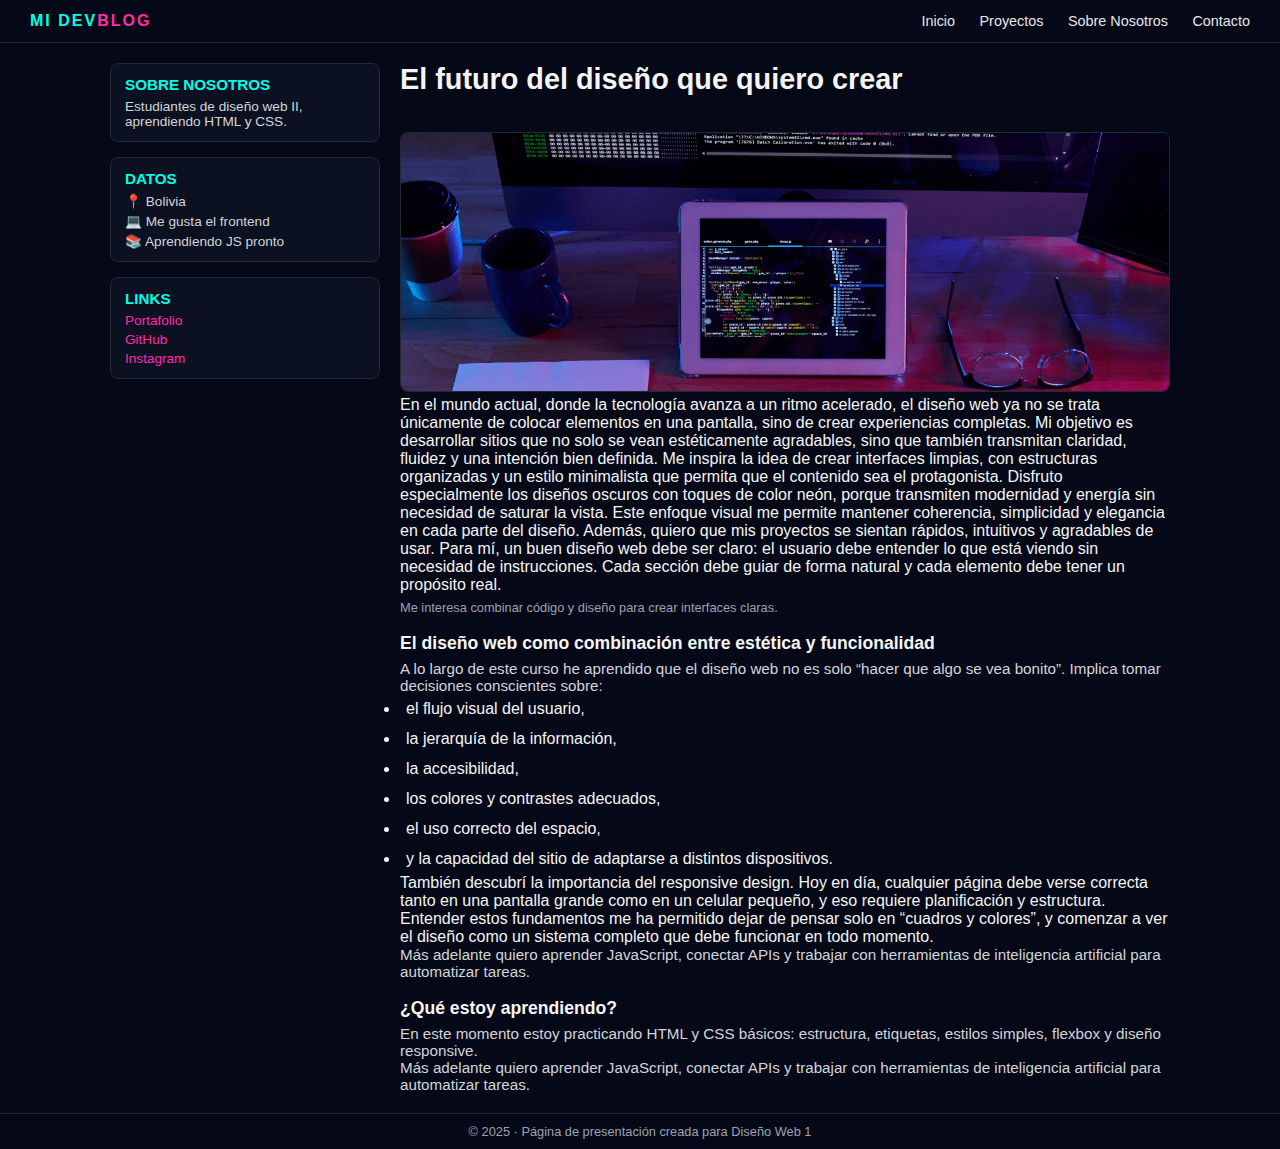
<file: index.html>
<!DOCTYPE html>
<html lang="es">

<head>
    <meta charset="UTF-8">
    <meta name="viewport" content="width=device-width, initial-scale=1.0">
    <title>Presentación | Portafolio</title>
    <link rel="stylesheet" href="style.css">
</head>

<body>

    <!-- BARRA SUPERIOR -->
    <header class="topbar">
        <div class="logo">MI DEV<span>BLOG</span></div>

        <nav class="menu">
            <a href="#">Inicio</a>
            <a href="proyectos.html">Proyectos</a>
            <a href="#">Sobre Nosotros</a>
            <a href="tarea 1/index.html">Contacto</a>
        </nav>
    </header>

    <!-- CONTENIDO PRINCIPAL + SIDEBAR -->
    <div class="wrapper">

        <!-- TARJETAS A LA IZQUIERDA -->
        <aside class="sidebar">
            <div class="card">
                <h3>Sobre Nosotros</h3>
                <p>Estudiantes de diseño web II, aprendiendo HTML y CSS.</p>
            </div>

            <div class="card">
                <h3>Datos</h3>
                <ul>
                    <li>📍 Bolivia</li>
                    <li>💻 Me gusta el frontend</li>
                    <li>📚 Aprendiendo JS pronto</li>
                </ul>
            </div>

            <div class="card">
                <h3>Links</h3>
                <ul class="links">
                    <li><a href="#">Portafolio</a></li>
                    <li><a href="https://github.com/GastonCaberoPadilla">GitHub</a></li>
                    <li><a href="#">Instagram</a></li>
                </ul>
            </div>
        </aside>

        <!-- PRESENTACIÓN A LA DERECHA -->
        <main class="contenido">
            <section class="presentacion">
                <h1>El futuro del diseño que quiero crear</h1>
            </section>

            <section class="imagen">
                <!-- Usa tu propia imagen aquí -->
                <img src="portada5.png" alt="Diseño web en pantallas">
                <p class="resumen">
                    En el mundo actual, donde la tecnología avanza a un ritmo acelerado, el diseño web ya no se trata
                    únicamente de colocar elementos en una pantalla, sino de crear experiencias completas.
                    Mi objetivo es desarrollar sitios que no solo se vean estéticamente agradables, sino que también
                    transmitan claridad, fluidez y una intención bien definida.

                    Me inspira la idea de crear interfaces limpias, con estructuras organizadas y un estilo minimalista
                    que permita que el contenido sea el protagonista.
                    Disfruto especialmente los diseños oscuros con toques de color neón, porque transmiten modernidad y
                    energía sin necesidad de saturar la vista.
                    Este enfoque visual me permite mantener coherencia, simplicidad y elegancia en cada parte del
                    diseño.

                    Además, quiero que mis proyectos se sientan rápidos, intuitivos y agradables de usar. Para mí, un
                    buen diseño web debe ser claro: el usuario debe entender lo que está viendo sin necesidad de
                    instrucciones. Cada sección debe guiar de forma natural y cada elemento debe tener un propósito
                    real.
                </p>
                <p class="pie">
                    Me interesa combinar código y diseño para crear interfaces claras.
                </p>
            </section>
            <section class="texto">
                <h2>El diseño web como combinación entre estética y funcionalidad</h2>
                <p>
                    A lo largo de este curso he aprendido que el diseño web no es solo “hacer que algo se vea bonito”.
                    Implica tomar decisiones conscientes sobre:

                    <li class="lista">el flujo visual del usuario,</li>

                    <li class="lista">la jerarquía de la información,</li>

                    <li class="lista">la accesibilidad,</li>

                    <li class="lista">los colores y contrastes adecuados,</li>

                    <li class="lista">el uso correcto del espacio,</li>

                    <li class="lista">y la capacidad del sitio de adaptarse a distintos dispositivos.</li>

                    También descubrí la importancia del responsive design.
                    Hoy en día, cualquier página debe verse correcta tanto en una pantalla grande como en un celular
                    pequeño, y eso requiere planificación y estructura.

                    Entender estos fundamentos me ha permitido dejar de pensar solo en “cuadros y colores”, y comenzar a
                    ver el diseño como un sistema completo que debe funcionar en todo momento.
                </p>
                <p>
                    Más adelante quiero aprender JavaScript, conectar APIs y trabajar con
                    herramientas de inteligencia artificial para automatizar tareas.
                </p>
            </section>


            <section class="texto">
                <h2>¿Qué estoy aprendiendo?</h2>
                <p>
                    En este momento estoy practicando HTML y CSS básicos:
                    estructura, etiquetas, estilos simples, flexbox y diseño responsive.
                </p>
                <p>
                    Más adelante quiero aprender JavaScript, conectar APIs y trabajar con
                    herramientas de inteligencia artificial para automatizar tareas.
                </p>
            </section>
        </main>

    </div>

    <footer class="footer">
        <p>© 2025 · Página de presentación creada para Diseño Web 1</p>
    </footer>

</body>

</html>
</file>
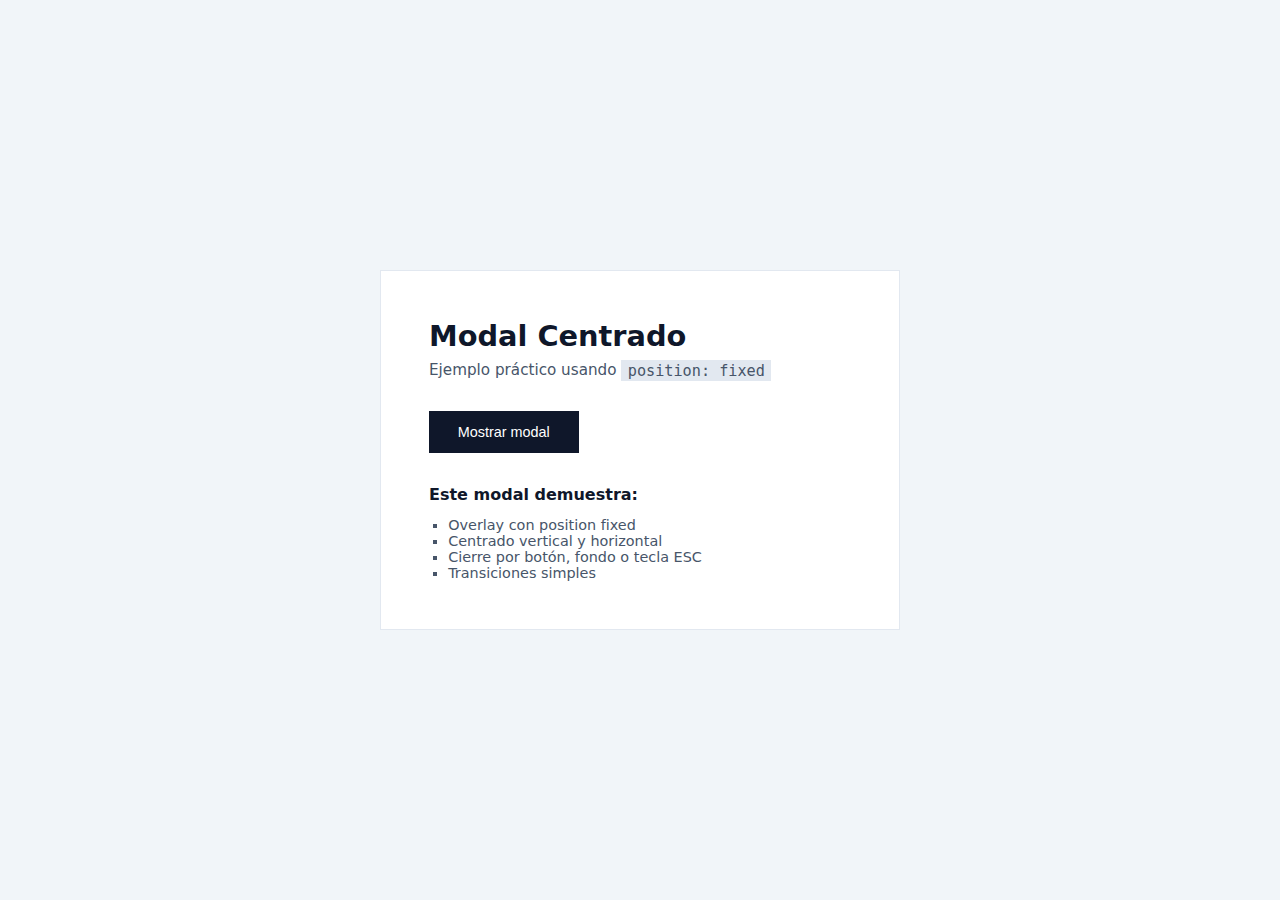
<file: Mod3ejem1/index.html>
<!DOCTYPE html>
<html lang="es">

<head>
    <meta charset="UTF-8">
    <meta name="viewport" content="width=device-width, initial-scale=1.0">
    <title>Modal Centrado | position fixed</title>
    <link rel="stylesheet" href="style.css">
</head>

<body>

    <div class="container">
        <h1>Modal Centrado</h1>
        <p class="subtitle">
            Ejemplo práctico usando <code>position: fixed</code>
        </p>

        <button class="btn-open">Mostrar modal</button>

        <section class="info">
            <h3>Este modal demuestra:</h3>
            <ul>
                <li>Overlay con position fixed</li>
                <li>Centrado vertical y horizontal</li>
                <li>Cierre por botón, fondo o tecla ESC</li>
                <li>Transiciones simples</li>
            </ul>
        </section>
    </div>

    <!-- Overlay -->
    <div class="modal-overlay" id="modalOverlay">
        <div class="modal">
            <button class="btn-close" aria-label="Cerrar">&times;</button>

            <h2>Modal activo</h2>
            <p>
                Este componente está centrado usando un contenedor
                con <strong>position: fixed</strong> y flexbox.
            </p>

            <div class="modal-features">
                <div class="feature">✔ Overlay bloqueante</div>
                <div class="feature">✔ Centrado exacto</div>
                <div class="feature">✔ Control por JS</div>
            </div>

            <button class="btn-modal-action">Cerrar modal</button>
        </div>
    </div>

    <script src="script.js"></script>
</body>

</html>
</file>
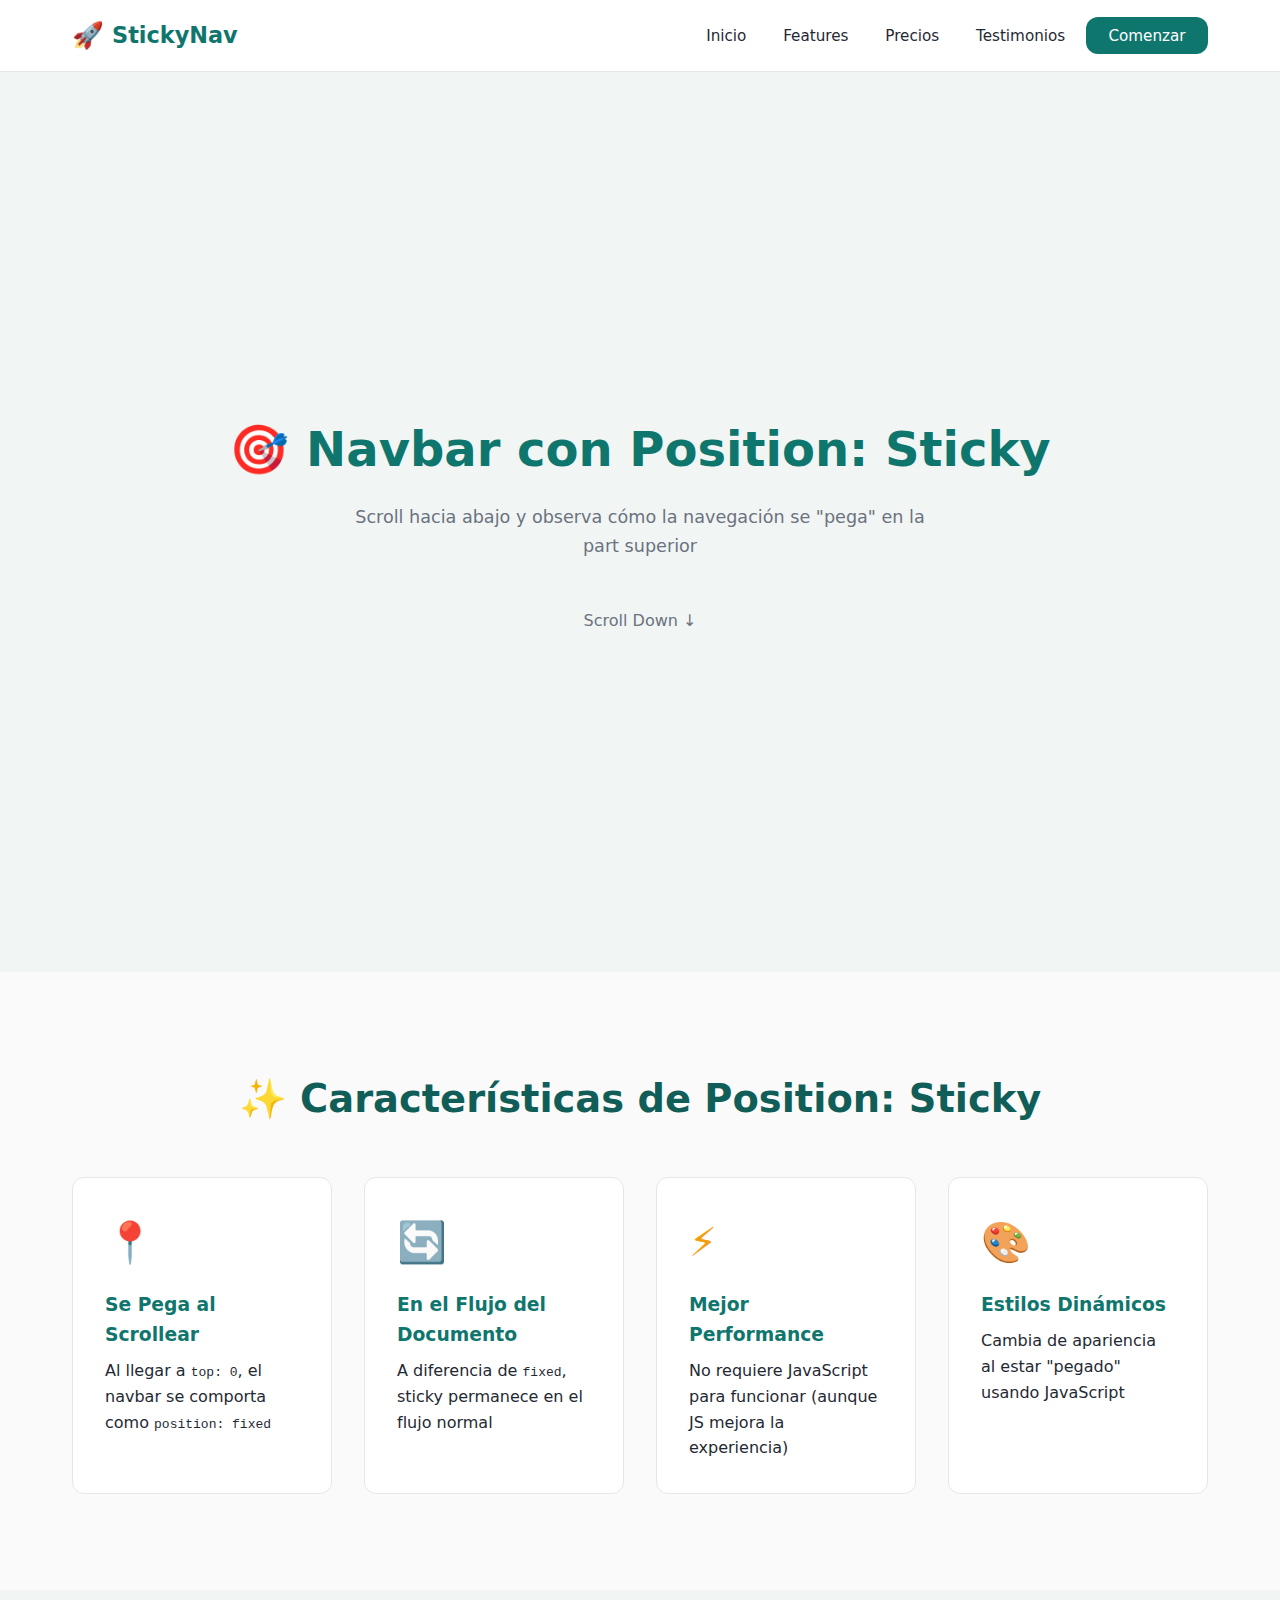
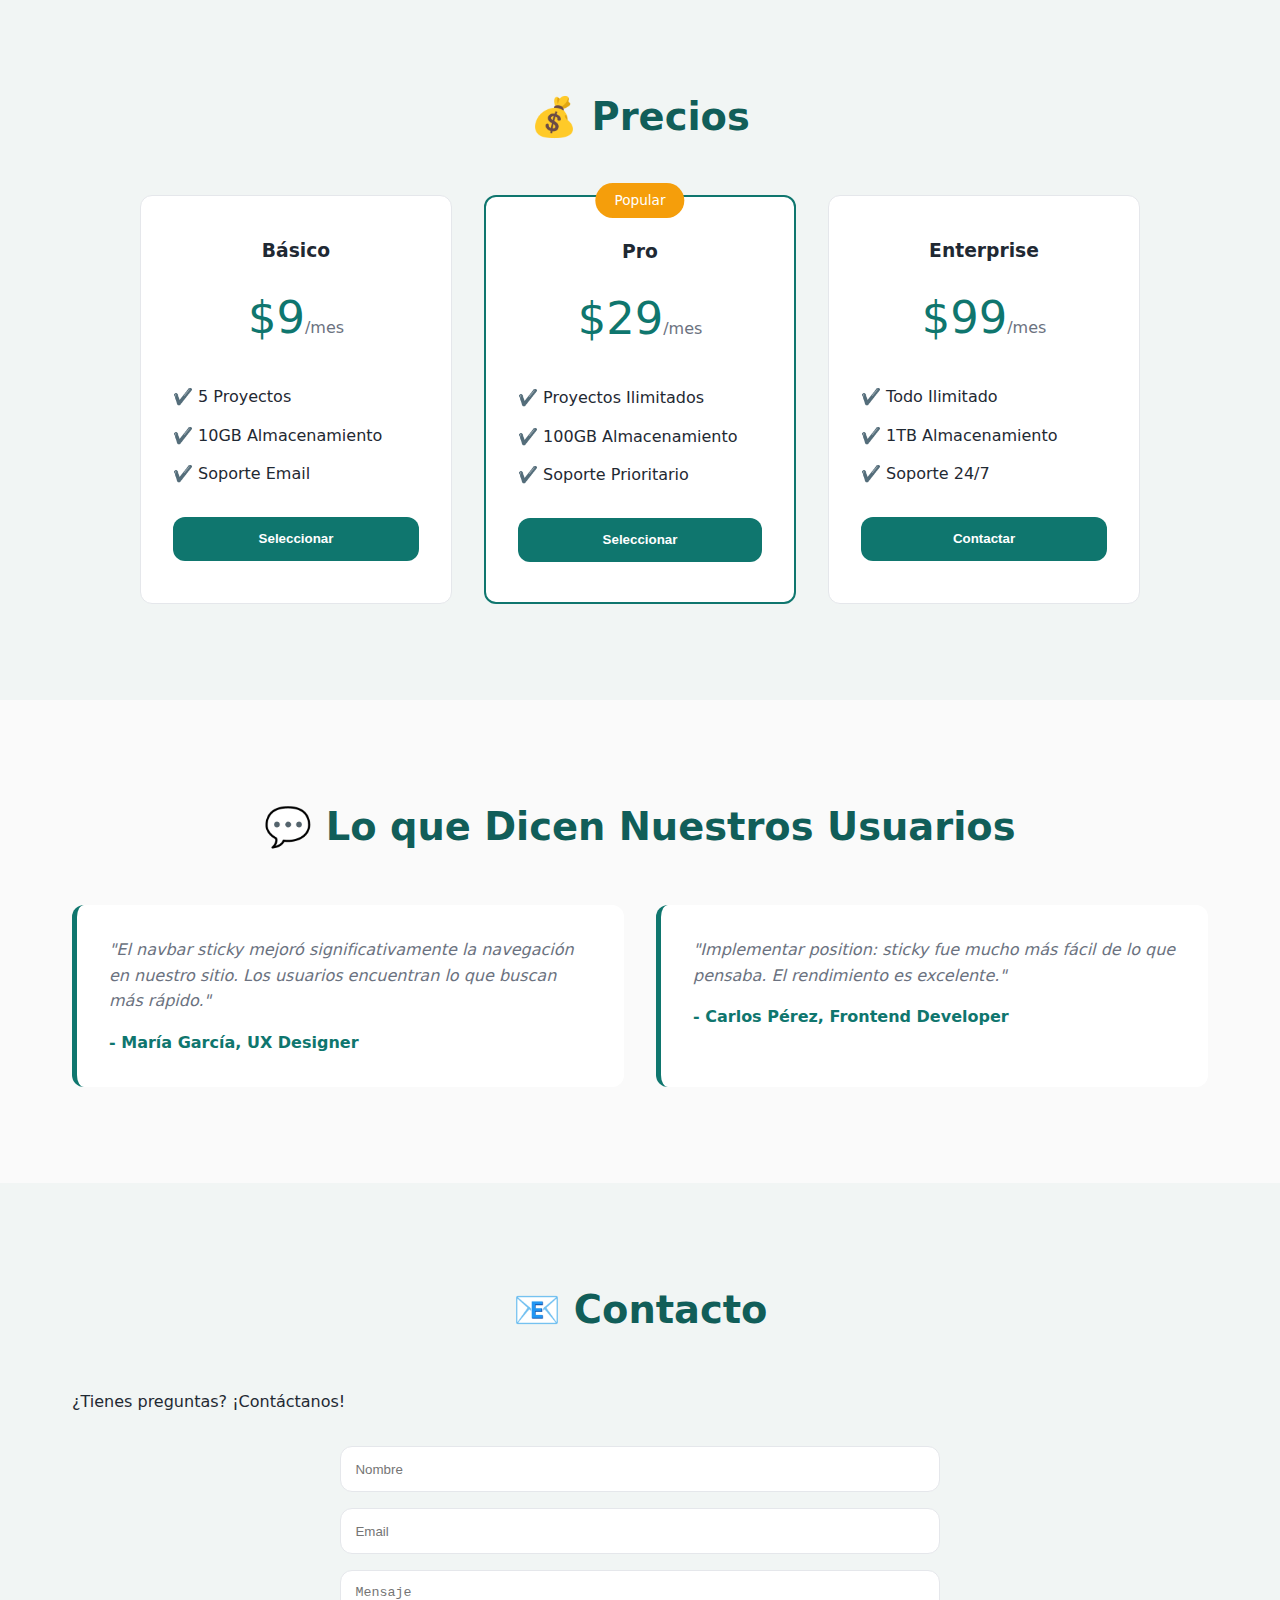
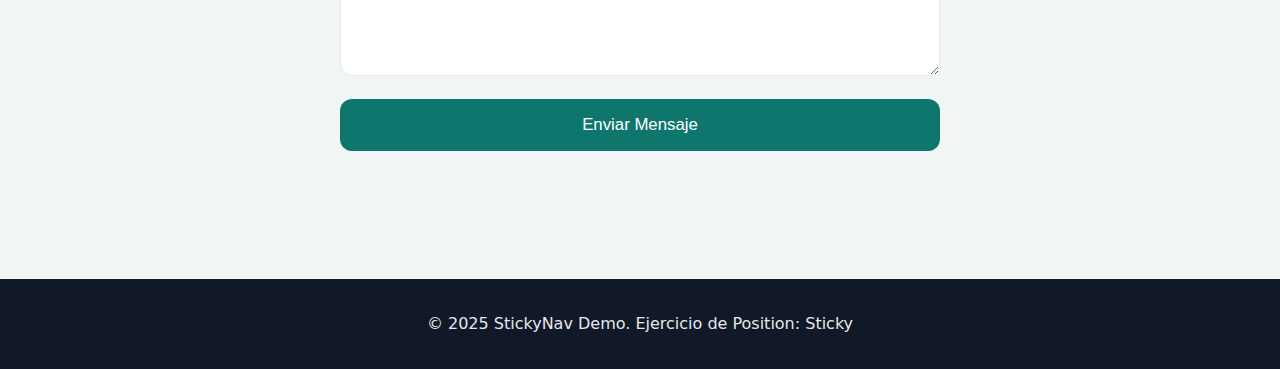
<file: Mod3Ejem2/index.html>
<!DOCTYPE html>
<html lang="es">

<head>
    <meta charset="UTF-8">
    <meta name="viewport" content="width=device-width, initial-scale=1.0">
    <title>Navbar Sticky | Posicionamiento CSS</title>
    <link rel="stylesheet" href="style.css">
</head>

<body>
    <!-- Navegación Sticky -->
    <nav class="navbar" id="navbar">
        <div class="container">
            <a href="#" class="logo">
                <span class="logo-icon">🚀</span>
                <span class="logo-text">StickyNav</span>
            </a>

            <button class="nav-toggle" id="navToggle">
                <span class="hamburger"></span>
            </button>

            <ul class="nav-menu" id="navMenu">
                <li><a href="#inicio" class="nav-link">Inicio</a></li>
                <li><a href="#features" class="nav-link">Features</a></li>
                <li><a href="#pricing" class="nav-link">Precios</a></li>
                <li><a href="#testimonios" class="nav-link">Testimonios</a></li>
                <li><a href="#contacto" class="nav-link btn-cta">Comenzar</a></li>
            </ul>
        </div>
    </nav>

    <!-- Hero Section -->
    <section id="inicio" class="hero">
        <div class="container">
            <h1>🎯 Navbar con Position: Sticky</h1>
            <p class="subtitle">Scroll hacia abajo y observa cómo la navegación se "pega" en la part superior</p>
            <div class="scroll-indicator">
                <p>Scroll Down ↓</p>
            </div>
        </div>
    </section>

    <!-- Features Section -->
    <section id="features" class="section">
        <div class="container">
            <h2>✨ Características de Position: Sticky</h2>
            <div class="features-grid">
                <div class="feature-card">
                    <div class="icon">📍</div>
                    <h3>Se Pega al Scrollear</h3>
                    <p>Al llegar a <code>top: 0</code>, el navbar se comporta como <code>position: fixed</code></p>
                </div>
                <div class="feature-card">
                    <div class="icon">🔄</div>
                    <h3>En el Flujo del Documento</h3>
                    <p>A diferencia de <code>fixed</code>, sticky permanece en el flujo normal</p>
                </div>
                <div class="feature-card">
                    <div class="icon">⚡</div>
                    <h3>Mejor Performance</h3>
                    <p>No requiere JavaScript para funcionar (aunque JS mejora la experiencia)</p>
                </div>
                <div class="feature-card">
                    <div class="icon">🎨</div>
                    <h3>Estilos Dinámicos</h3>
                    <p>Cambia de apariencia al estar "pegado" usando JavaScript</p>
                </div>
            </div>
        </div>
    </section>

    <!-- Pricing Section -->
    <section id="pricing" class="section section-alt">
        <div class="container">
            <h2>💰 Precios</h2>
            <div class="pricing-grid">
                <div class="pricing-card">
                    <h3>Básico</h3>
                    <p class="price">$9<span>/mes</span></p>
                    <ul>
                        <li>✔️ 5 Proyectos</li>
                        <li>✔️ 10GB Almacenamiento</li>
                        <li>✔️ Soporte Email</li>
                    </ul>
                    <button>Seleccionar</button>
                </div>
                <div class="pricing-card featured">
                    <div class="badge">Popular</div>
                    <h3>Pro</h3>
                    <p class="price">$29<span>/mes</span></p>
                    <ul>
                        <li>✔️ Proyectos Ilimitados</li>
                        <li>✔️ 100GB Almacenamiento</li>
                        <li>✔️ Soporte Prioritario</li>
                    </ul>
                    <button>Seleccionar</button>
                </div>
                <div class="pricing-card">
                    <h3>Enterprise</h3>
                    <p class="price">$99<span>/mes</span></p>
                    <ul>
                        <li>✔️ Todo Ilimitado</li>
                        <li>✔️ 1TB Almacenamiento</li>
                        <li>✔️ Soporte 24/7</li>
                    </ul>
                    <button>Contactar</button>
                </div>
            </div>
        </div>
    </section>

    <!-- Testimonials Section -->
    <section id="testimonios" class="section">
        <div class="container">
            <h2>💬 Lo que Dicen Nuestros Usuarios</h2>
            <div class="testimonials-grid">
                <div class="testimonial">
                    <p class="quote">"El navbar sticky mejoró significativamente la navegación en nuestro sitio. Los
                        usuarios encuentran lo que buscan más rápido."</p>
                    <p class="author">- María García, UX Designer</p>
                </div>
                <div class="testimonial">
                    <p class="quote">"Implementar position: sticky fue mucho más fácil de lo que pensaba. El rendimiento
                        es excelente."</p>
                    <p class="author">- Carlos Pérez, Frontend Developer</p>
                </div>
            </div>
        </div>
    </section>

    <!-- Contact Section -->
    <section id="contacto" class="section section-alt">
        <div class="container">
            <h2>📧 Contacto</h2>
            <p>¿Tienes preguntas? ¡Contáctanos!</p>
            <form class="contact-form">
                <input type="text" placeholder="Nombre" required>
                <input type="email" placeholder="Email" required>
                <textarea placeholder="Mensaje" rows="5" required></textarea>
                <button type="submit" class="btn-submit">Enviar Mensaje</button>
            </form>
        </div>
    </section>

    <!-- Footer -->
    <footer class="footer">
        <div class="container">
            <p>&copy; 2025 StickyNav Demo. Ejercicio de Position: Sticky</p>
        </div>
    </footer>

    <!-- Botón "Volver Arriba" (Position: Fixed) -->
    <button class="btn-top" id="btnTop" title="Volver arriba">
        ↑
    </button>

    <script src="script.js"></script>
</body>

</html>
</file>
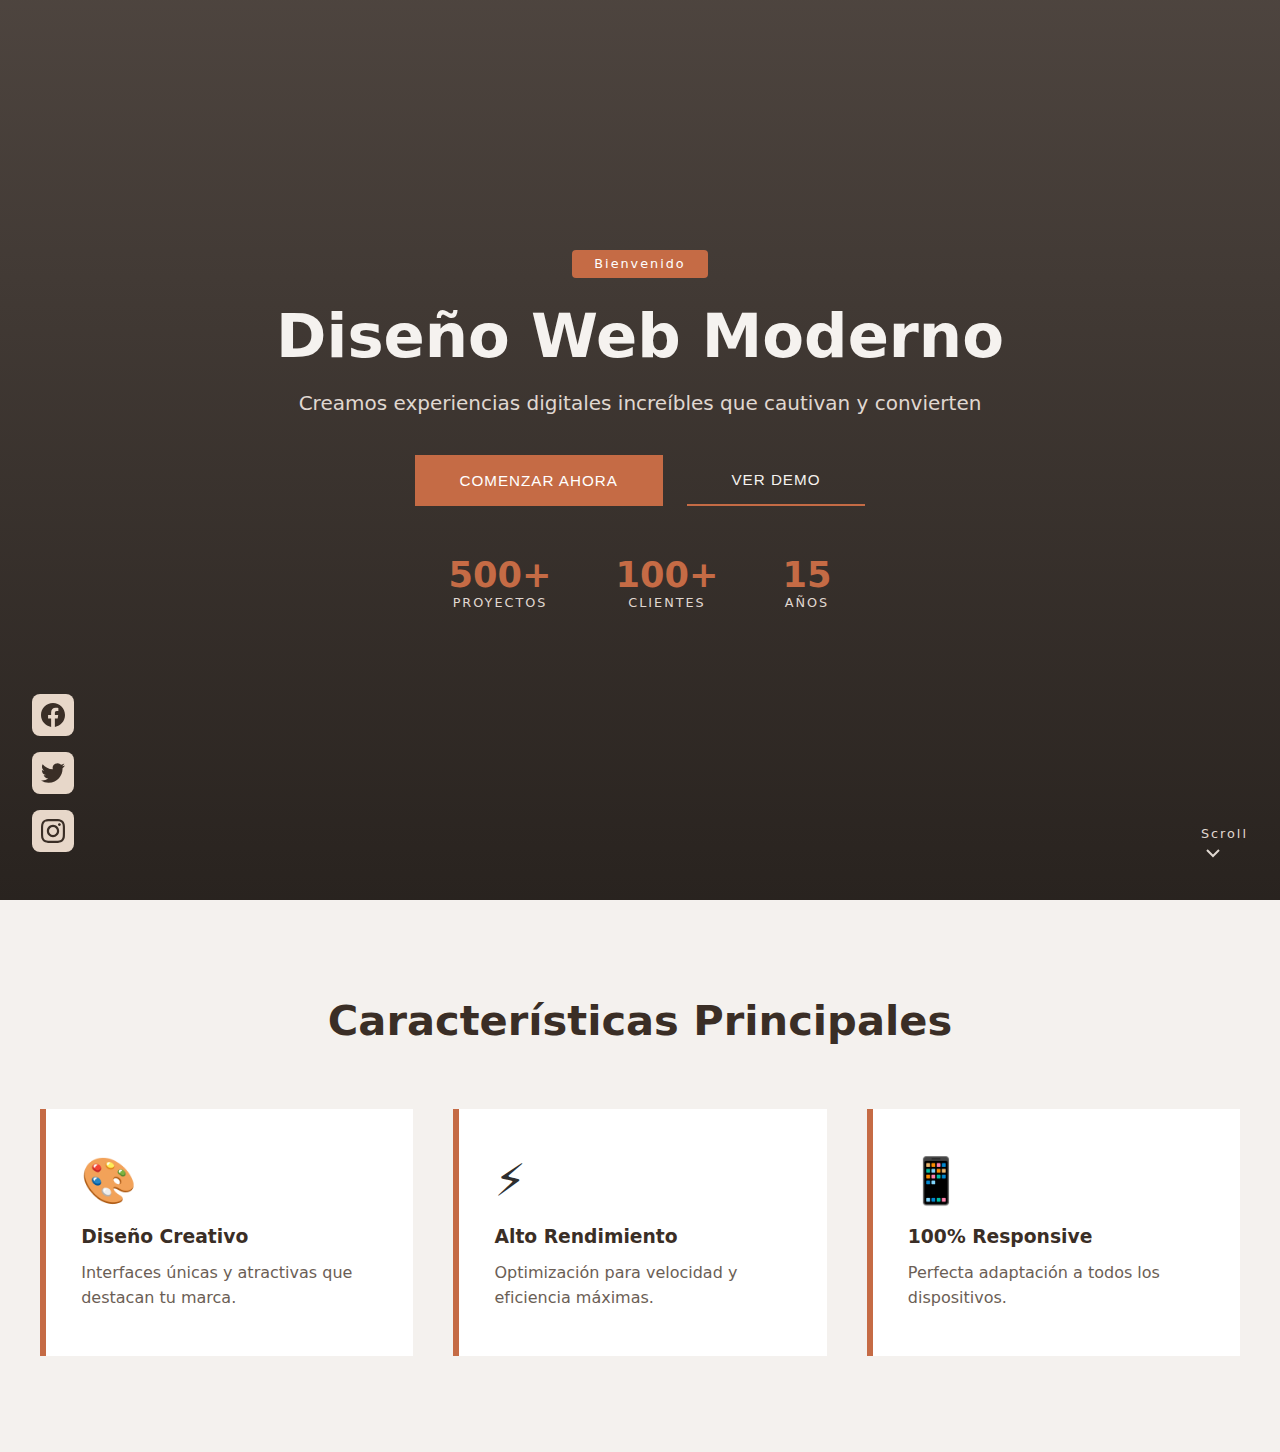
<file: Mod3Ejem4/index.html>
<!DOCTYPE html>
<html lang="es">

<head>
    <meta charset="UTF-8">
    <meta name="viewport" content="width=device-width, initial-scale=1.0">
    <title>Solución: Hero con Overlay</title>
    <link rel="stylesheet" href="style.css">
</head>

<body>
    <section class="hero">
        <!-- Overlay semitransparente -->
        <div class="hero-overlay"></div>

        <!-- Redes sociales posicionadas -->
        <div class="social-links">
            <a href="#" aria-label="Facebook">
                <svg width="24" height="24" viewBox="0 0 24 24" fill="currentColor">
                    <path
                        d="M24 12.073c0-6.627-5.373-12-12-12s-12 5.373-12 12c0 5.99 4.388 10.954 10.125 11.854v-8.385H7.078v-3.47h3.047V9.43c0-3.007 1.792-4.669 4.533-4.669 1.312 0 2.686.235 2.686.235v2.953H15.83c-1.491 0-1.956.925-1.956 1.874v2.25h3.328l-.532 3.47h-2.796v8.385C19.612 23.027 24 18.062 24 12.073z" />
                </svg>
            </a>
            <a href="#" aria-label="Twitter">
                <svg width="24" height="24" viewBox="0 0 24 24" fill="currentColor">
                    <path
                        d="M23.953 4.57a10 10 0 01-2.825.775 4.958 4.958 0 002.163-2.723c-.951.555-2.005.959-3.127 1.184a4.92 4.92 0 00-8.384 4.482C7.69 8.095 4.067 6.13 1.64 3.162a4.822 4.822 0 00-.666 2.475c0 1.71.87 3.213 2.188 4.096a4.904 4.904 0 01-2.228-.616v.06a4.923 4.923 0 003.946 4.827 4.996 4.996 0 01-2.212.085 4.936 4.936 0 004.604 3.417 9.867 9.867 0 01-6.102 2.105c-.39 0-.779-.023-1.17-.067a13.995 13.995 0 007.557 2.209c9.053 0 13.998-7.496 13.998-13.985 0-.21 0-.42-.015-.63A9.935 9.935 0 0024 4.59z" />
                </svg>
            </a>
            <a href="#" aria-label="Instagram">
                <svg width="24" height="24" viewBox="0 0 24 24" fill="currentColor">
                    <path
                        d="M12 0C8.74 0 8.333.015 7.053.072 5.775.132 4.905.333 4.14.63c-.789.306-1.459.717-2.126 1.384S.935 3.35.63 4.14C.333 4.905.131 5.775.072 7.053.012 8.333 0 8.74 0 12s.015 3.667.072 4.947c.06 1.277.261 2.148.558 2.913.306.788.717 1.459 1.384 2.126.667.666 1.336 1.079 2.126 1.384.766.296 1.636.499 2.913.558C8.333 23.988 8.74 24 12 24s3.667-.015 4.947-.072c1.277-.06 2.148-.262 2.913-.558.788-.306 1.459-.718 2.126-1.384.666-.667 1.079-1.335 1.384-2.126.296-.765.499-1.636.558-2.913.06-1.28.072-1.687.072-4.947s-.015-3.667-.072-4.947c-.06-1.277-.262-2.149-.558-2.913-.306-.789-.718-1.459-1.384-2.126C21.319 1.347 20.651.935 19.86.63c-.765-.297-1.636-.499-2.913-.558C15.667.012 15.26 0 12 0zm0 2.16c3.203 0 3.585.016 4.85.071 1.17.055 1.805.249 2.227.415.562.217.96.477 1.382.896.419.42.679.819.896 1.381.164.422.36 1.057.413 2.227.057 1.266.07 1.646.07 4.85s-.015 3.585-.074 4.85c-.061 1.17-.256 1.805-.421 2.227-.224.562-.479.96-.899 1.382-.419.419-.824.679-1.38.896-.42.164-1.065.36-2.235.413-1.274.057-1.649.07-4.859.07-3.211 0-3.586-.015-4.859-.074-1.171-.061-1.816-.256-2.236-.421-.569-.224-.96-.479-1.379-.899-.421-.419-.69-.824-.9-1.38-.165-.42-.359-1.065-.42-2.235-.045-1.26-.061-1.649-.061-4.844 0-3.196.016-3.586.061-4.861.061-1.17.255-1.814.42-2.234.21-.57.479-.96.9-1.381.419-.419.81-.689 1.379-.898.42-.166 1.051-.361 2.221-.421 1.275-.045 1.65-.06 4.859-.06l.045.03zm0 3.678c-3.405 0-6.162 2.76-6.162 6.162 0 3.405 2.76 6.162 6.162 6.162 3.405 0 6.162-2.76 6.162-6.162 0-3.405-2.76-6.162-6.162-6.162zM12 16c-2.21 0-4-1.79-4-4s1.79-4 4-4 4 1.79 4 4-1.79 4-4 4zm7.846-10.405c0 .795-.646 1.44-1.44 1.44-.795 0-1.44-.646-1.44-1.44 0-.794.646-1.439 1.44-1.439.793-.001 1.44.645 1.44 1.439z" />
                </svg>
            </a>
        </div>

        <!-- Contenido centrado -->
        <div class="hero-content">
            <span class="hero-badge">Bienvenido</span>
            <h1>Diseño Web Moderno</h1>
            <p>Creamos experiencias digitales increíbles que cautivan y convierten</p>
            <div class="hero-buttons">
                <button class="btn btn-primary">Comenzar Ahora</button>
                <button class="btn btn-secondary">Ver Demo</button>
            </div>
            <div class="hero-stats">
                <div class="stat">
                    <h3>500+</h3>
                    <p>Proyectos</p>
                </div>
                <div class="stat">
                    <h3>100+</h3>
                    <p>Clientes</p>
                </div>
                <div class="stat">
                    <h3>15</h3>
                    <p>Años</p>
                </div>
            </div>
        </div>

        <!-- Scroll indicator -->
        <div class="scroll-indicator">
            <span>Scroll</span>
            <div class="scroll-arrow">
                <svg width="24" height="24" viewBox="0 0 24 24" fill="none" stroke="currentColor" stroke-width="2">
                    <polyline points="6 9 12 15 18 9"></polyline>
                </svg>
            </div>
        </div>
    </section>

    <!-- Sección adicional para demostrar el scroll -->
    <section class="content-section">
        <div class="content-container">
            <h2>Características Principales</h2>
            <div class="features-grid">
                <div class="feature">
                    <div class="feature-icon">🎨</div>
                    <h3>Diseño Creativo</h3>
                    <p>Interfaces únicas y atractivas que destacan tu marca.</p>
                </div>
                <div class="feature">
                    <div class="feature-icon">⚡</div>
                    <h3>Alto Rendimiento</h3>
                    <p>Optimización para velocidad y eficiencia máximas.</p>
                </div>
                <div class="feature">
                    <div class="feature-icon">📱</div>
                    <h3>100% Responsive</h3>
                    <p>Perfecta adaptación a todos los dispositivos.</p>
                </div>
            </div>
        </div>
    </section>
</body>

</html>
</file>
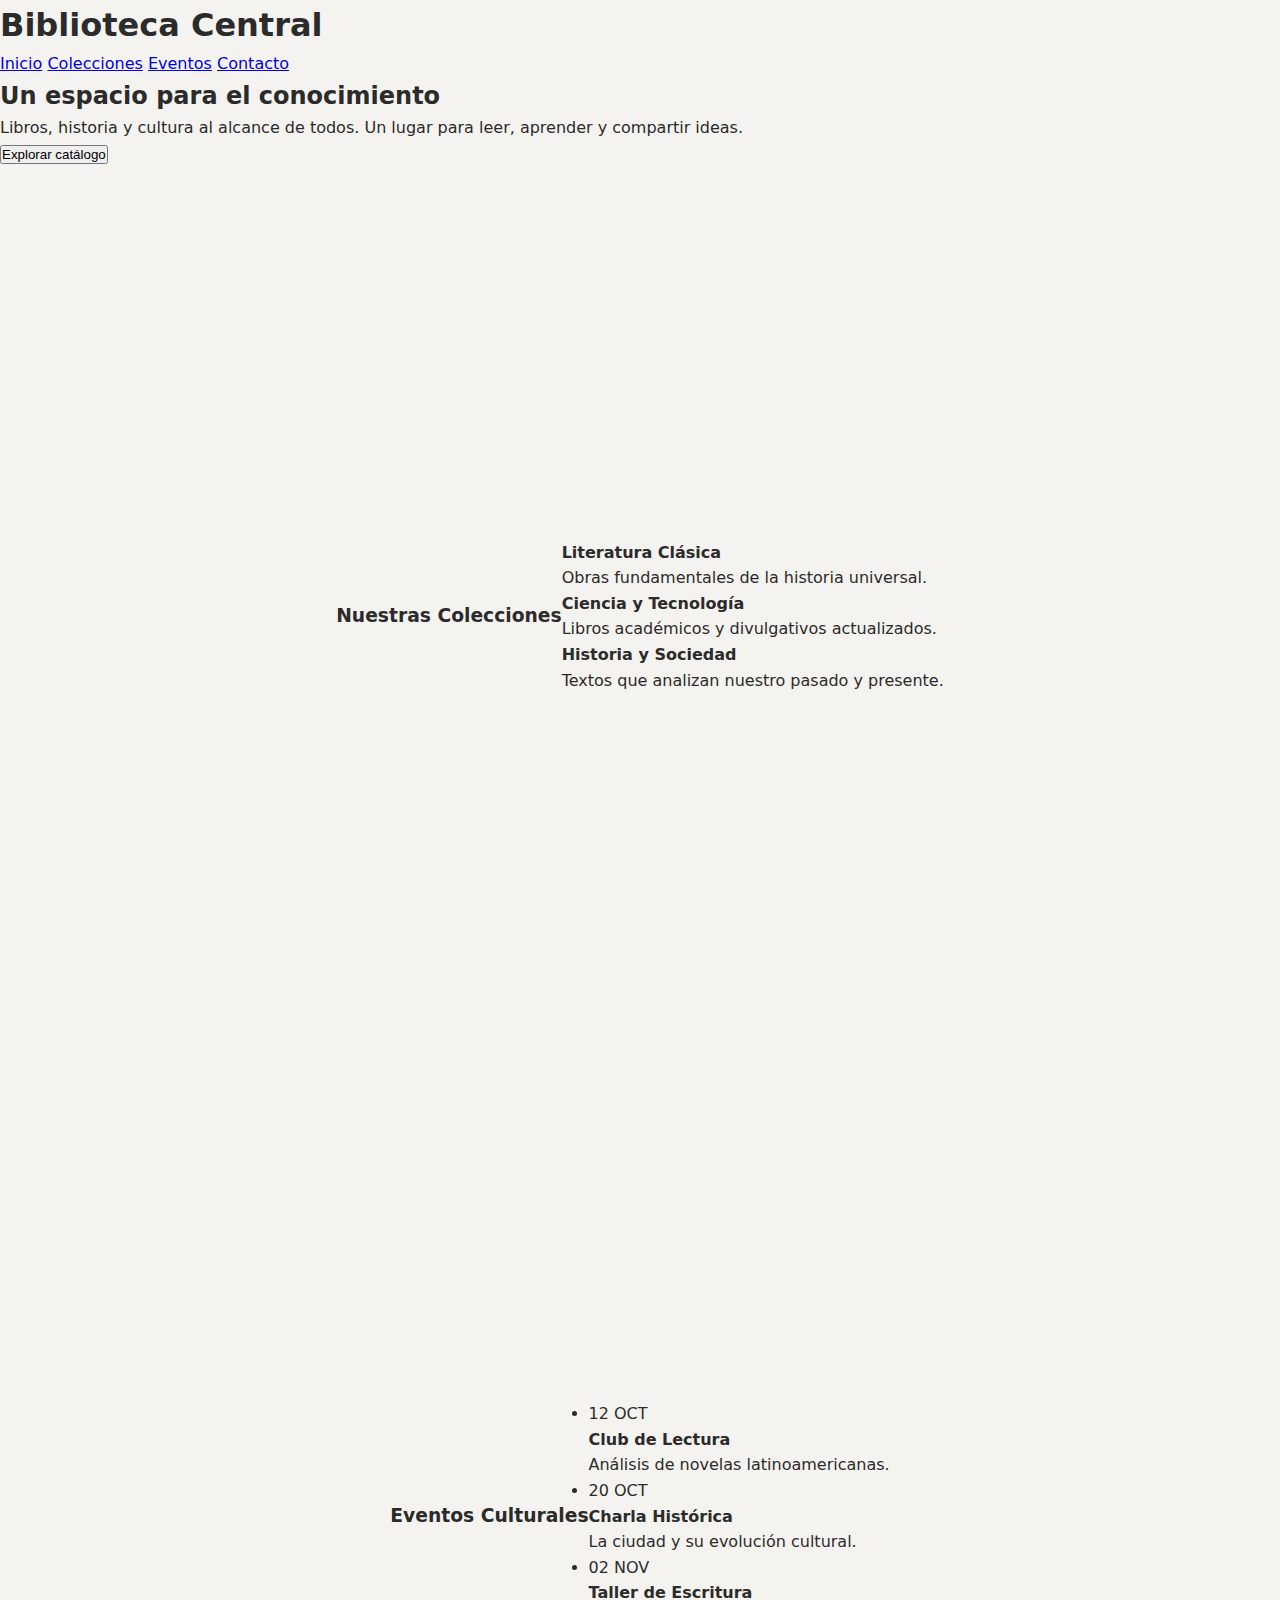
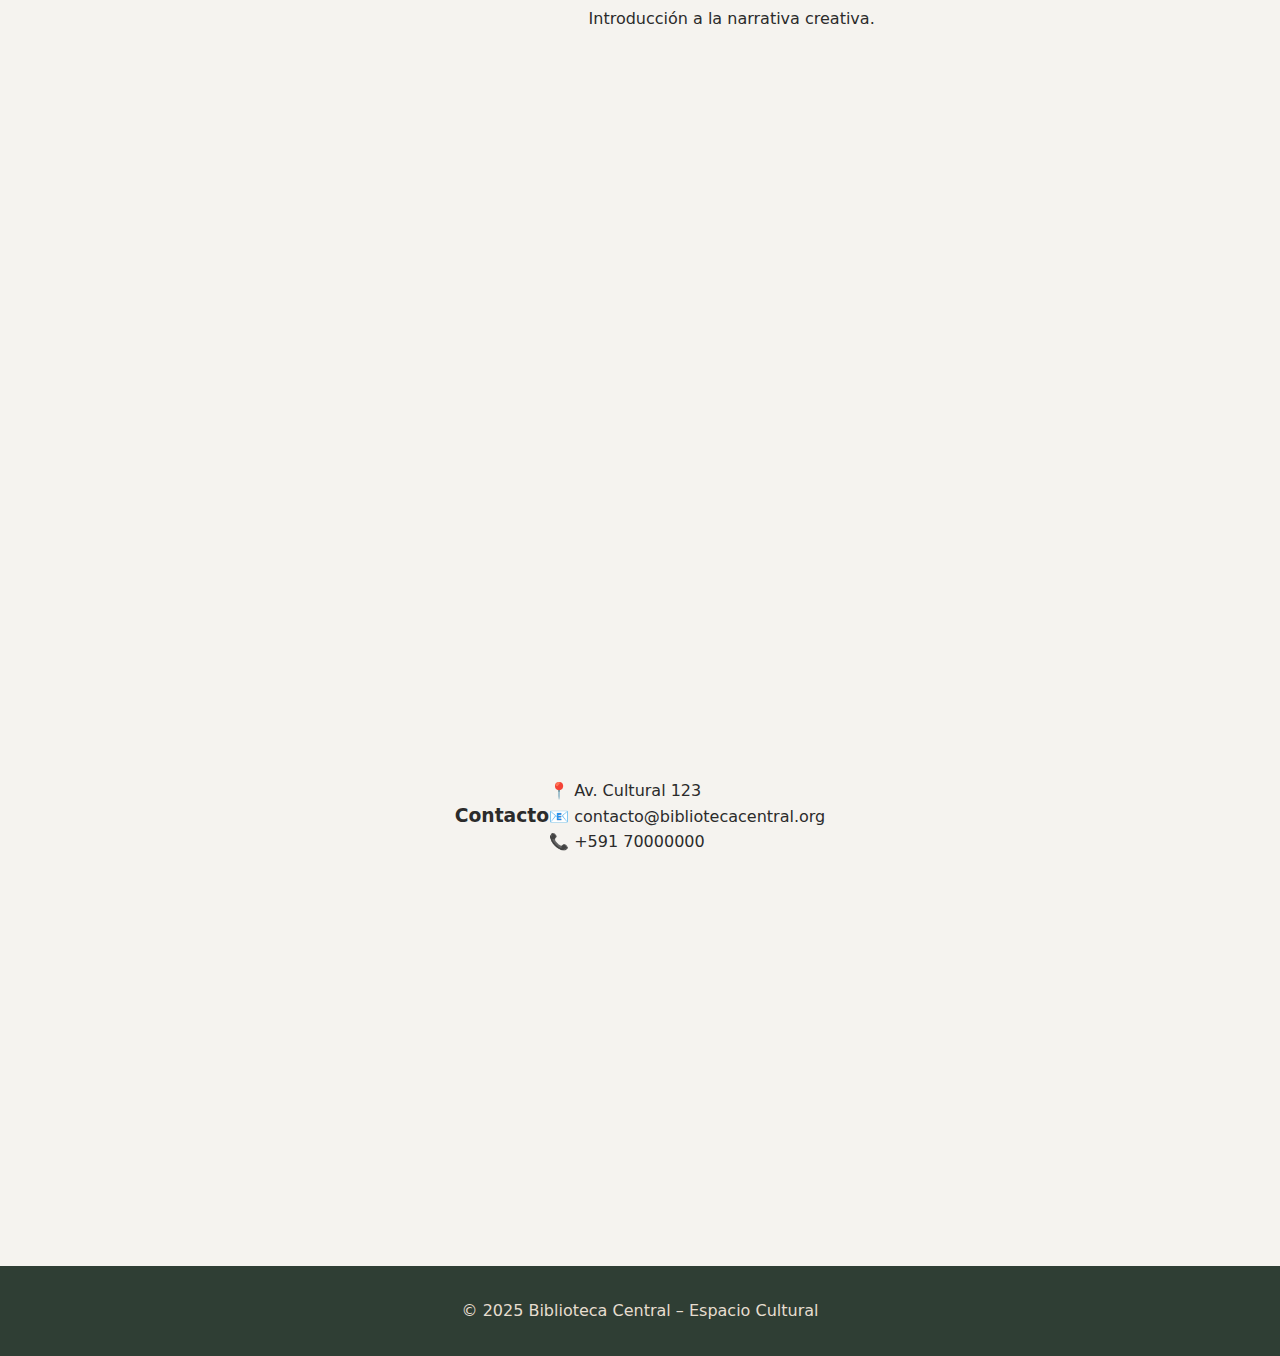
<file: Mod4Ejem1/index.html>
<!DOCTYPE html>
<html lang="es">
<head>
    <meta charset="UTF-8">
    <meta name="viewport" content="width=device-width, initial-scale=1.0">
    <title>Biblioteca Central</title>
    <link rel="stylesheet" href="style.css">
</head>
<body>

    <!-- HEADER -->
    <header class="header">
        <div class="header-container">
            <h1 class="logo">Biblioteca Central</h1>

            <nav class="nav">
                <a href="#inicio">Inicio</a>
                <a href="#colecciones">Colecciones</a>
                <a href="#eventos">Eventos</a>
                <a href="#contacto">Contacto</a>
            </nav>
        </div>
    </header>

    <!-- HERO -->
    <section id="inicio" class="hero">
        <div class="hero-text">
            <h2>Un espacio para el conocimiento</h2>
            <p>
                Libros, historia y cultura al alcance de todos.
                Un lugar para leer, aprender y compartir ideas.
            </p>
            <button class="btn-primary">Explorar catálogo</button>
        </div>
        <div class="hero-image"></div>
    </section>

    <!-- COLECCIONES -->
    <section id="colecciones" class="section">
        <h3>Nuestras Colecciones</h3>

        <div class="collections">
            <article class="collection">
                <h4>Literatura Clásica</h4>
                <p>Obras fundamentales de la historia universal.</p>
            </article>

            <article class="collection">
                <h4>Ciencia y Tecnología</h4>
                <p>Libros académicos y divulgativos actualizados.</p>
            </article>

            <article class="collection">
                <h4>Historia y Sociedad</h4>
                <p>Textos que analizan nuestro pasado y presente.</p>
            </article>
        </div>
    </section>

    <!-- EVENTOS -->
    <section id="eventos" class="section section-alt">
        <h3>Eventos Culturales</h3>

        <ul class="events">
            <li>
                <span class="date">12 OCT</span>
                <div>
                    <strong>Club de Lectura</strong>
                    <p>Análisis de novelas latinoamericanas.</p>
                </div>
            </li>
            <li>
                <span class="date">20 OCT</span>
                <div>
                    <strong>Charla Histórica</strong>
                    <p>La ciudad y su evolución cultural.</p>
                </div>
            </li>
            <li>
                <span class="date">02 NOV</span>
                <div>
                    <strong>Taller de Escritura</strong>
                    <p>Introducción a la narrativa creativa.</p>
                </div>
            </li>
        </ul>
    </section>

    <!-- CONTACTO -->
    <section id="contacto" class="section">
        <h3>Contacto</h3>

        <div class="contact-box">
            <p>📍 Av. Cultural 123</p>
            <p>📧 contacto@bibliotecacentral.org</p>
            <p>📞 +591 70000000</p>
        </div>
    </section>

    <!-- FOOTER -->
    <footer class="footer">
        <p>© 2025 Biblioteca Central – Espacio Cultural</p>
    </footer>

</body>
</html>
</file>
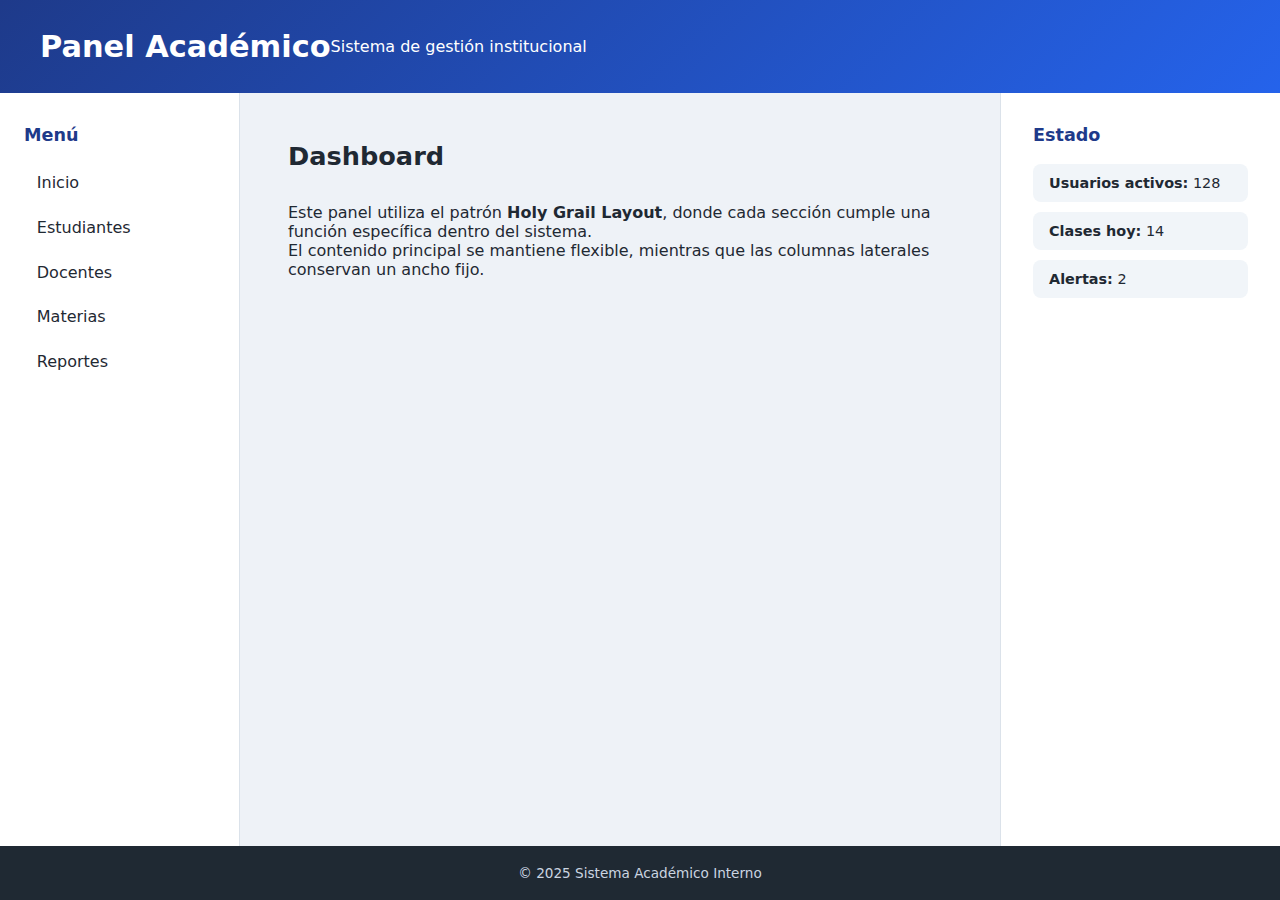
<file: Mod4Ejem3/index.html>
<!DOCTYPE html>
<html lang="es">

<head>
    <meta charset="UTF-8">
    <meta name="viewport" content="width=device-width, initial-scale=1.0">
    <title>Panel Académico | Holy Grail Layout</title>
    <link rel="stylesheet" href="style.css">
</head>

<body>

    <div class="layout">

        <header class="header">
            <h1>Panel Académico</h1>
            <p>Sistema de gestión institucional</p>
        </header>

        <nav class="nav">
            <h2>Menú</h2>
            <ul>
                <li>Inicio</li>
                <li>Estudiantes</li>
                <li>Docentes</li>
                <li>Materias</li>
                <li>Reportes</li>
            </ul>
        </nav>

        <main class="content">
            <article>
                <h2>Dashboard</h2>
                <p>
                    Este panel utiliza el patrón <strong>Holy Grail Layout</strong>,
                    donde cada sección cumple una función específica dentro del sistema.
                </p>

                <p>
                    El contenido principal se mantiene flexible,
                    mientras que las columnas laterales conservan un ancho fijo.
                </p>
            </article>
        </main>

        <aside class="aside">
            <h2>Estado</h2>

            <div class="status">
                <p><strong>Usuarios activos:</strong> 128</p>
                <p><strong>Clases hoy:</strong> 14</p>
                <p><strong>Alertas:</strong> 2</p>
            </div>
        </aside>

        <footer class="footer">
            <p>© 2025 Sistema Académico Interno</p>
        </footer>

    </div>

</body>
</html>
</file>
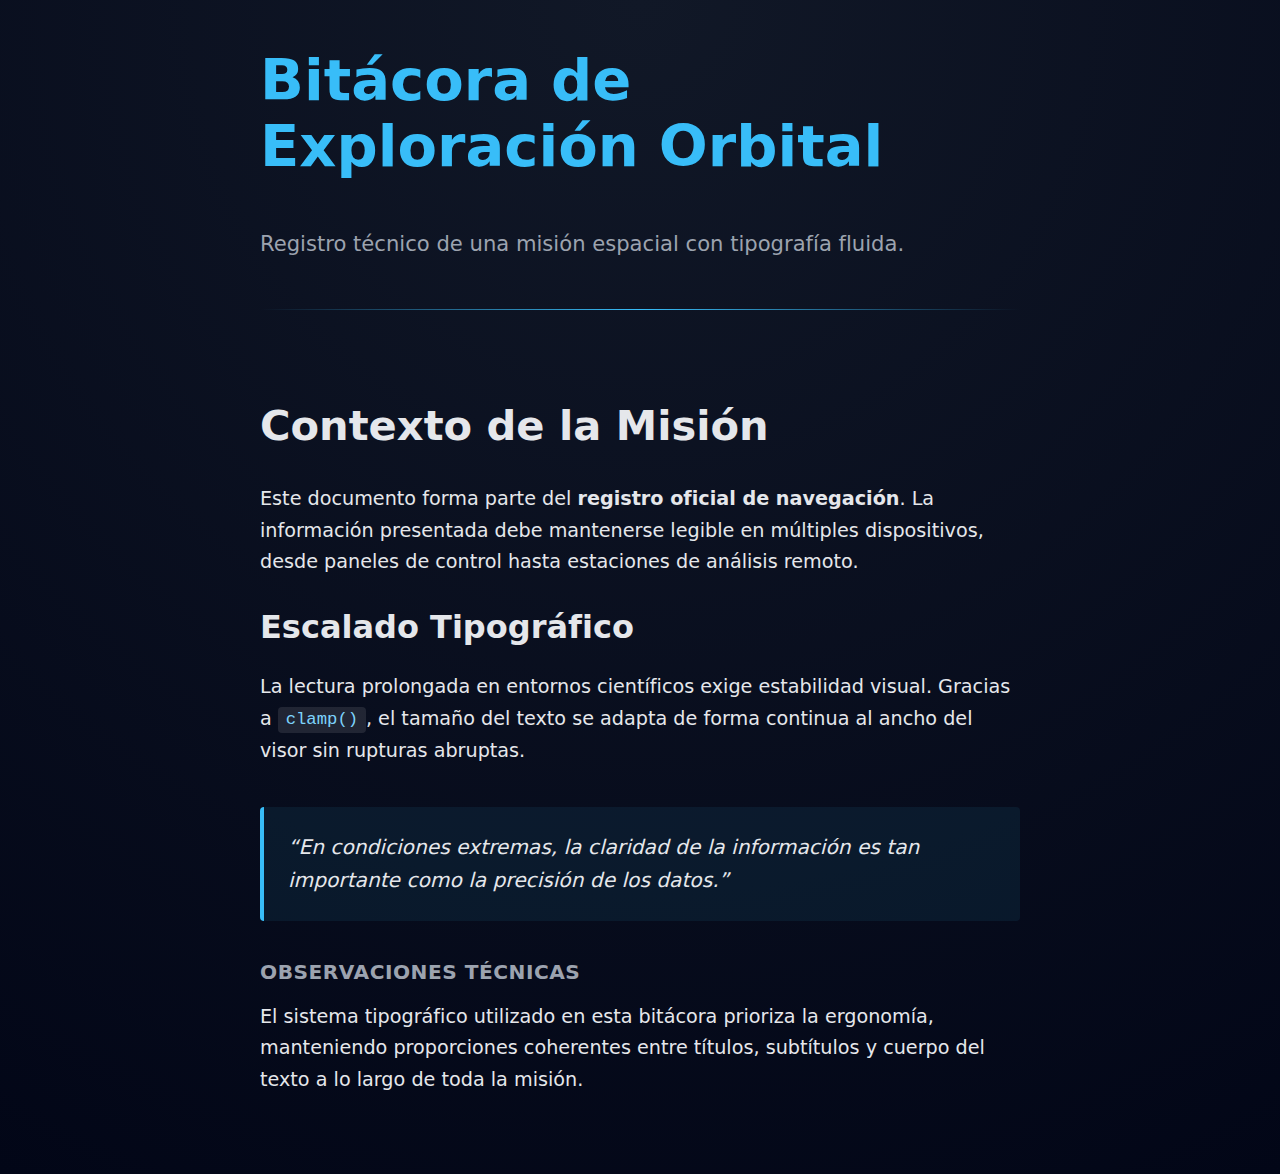
<file: Mod5Ejem4-2/index.html>
<!DOCTYPE html>
<html lang="es">

<head>
    <meta charset="UTF-8">
    <meta name="viewport" content="width=device-width, initial-scale=1.0">
    <title>Ejercicio 4: Bitácora de Misión</title>
    <link rel="stylesheet" href="style.css">
</head>

<body>

    <main class="container">

        <header>
            <h1>Bitácora de Exploración Orbital</h1>
            <p class="subtitle">
                Registro técnico de una misión espacial con tipografía fluida.
            </p>
        </header>

        <hr>

        <article>
            <h2>Contexto de la Misión</h2>
            <p>
                Este documento forma parte del <strong>registro oficial de navegación</strong>.
                La información presentada debe mantenerse legible en múltiples dispositivos,
                desde paneles de control hasta estaciones de análisis remoto.
            </p>

            <h3>Escalado Tipográfico</h3>
            <p>
                La lectura prolongada en entornos científicos exige estabilidad visual.
                Gracias a <code>clamp()</code>, el tamaño del texto se adapta de forma continua
                al ancho del visor sin rupturas abruptas.
            </p>

            <blockquote>
                “En condiciones extremas, la claridad de la información es tan importante
                como la precisión de los datos.”
            </blockquote>

            <h4>Observaciones Técnicas</h4>
            <p>
                El sistema tipográfico utilizado en esta bitácora prioriza la ergonomía,
                manteniendo proporciones coherentes entre títulos, subtítulos y cuerpo
                del texto a lo largo de toda la misión.
            </p>
        </article>

    </main>

</body>

</html>
</file>
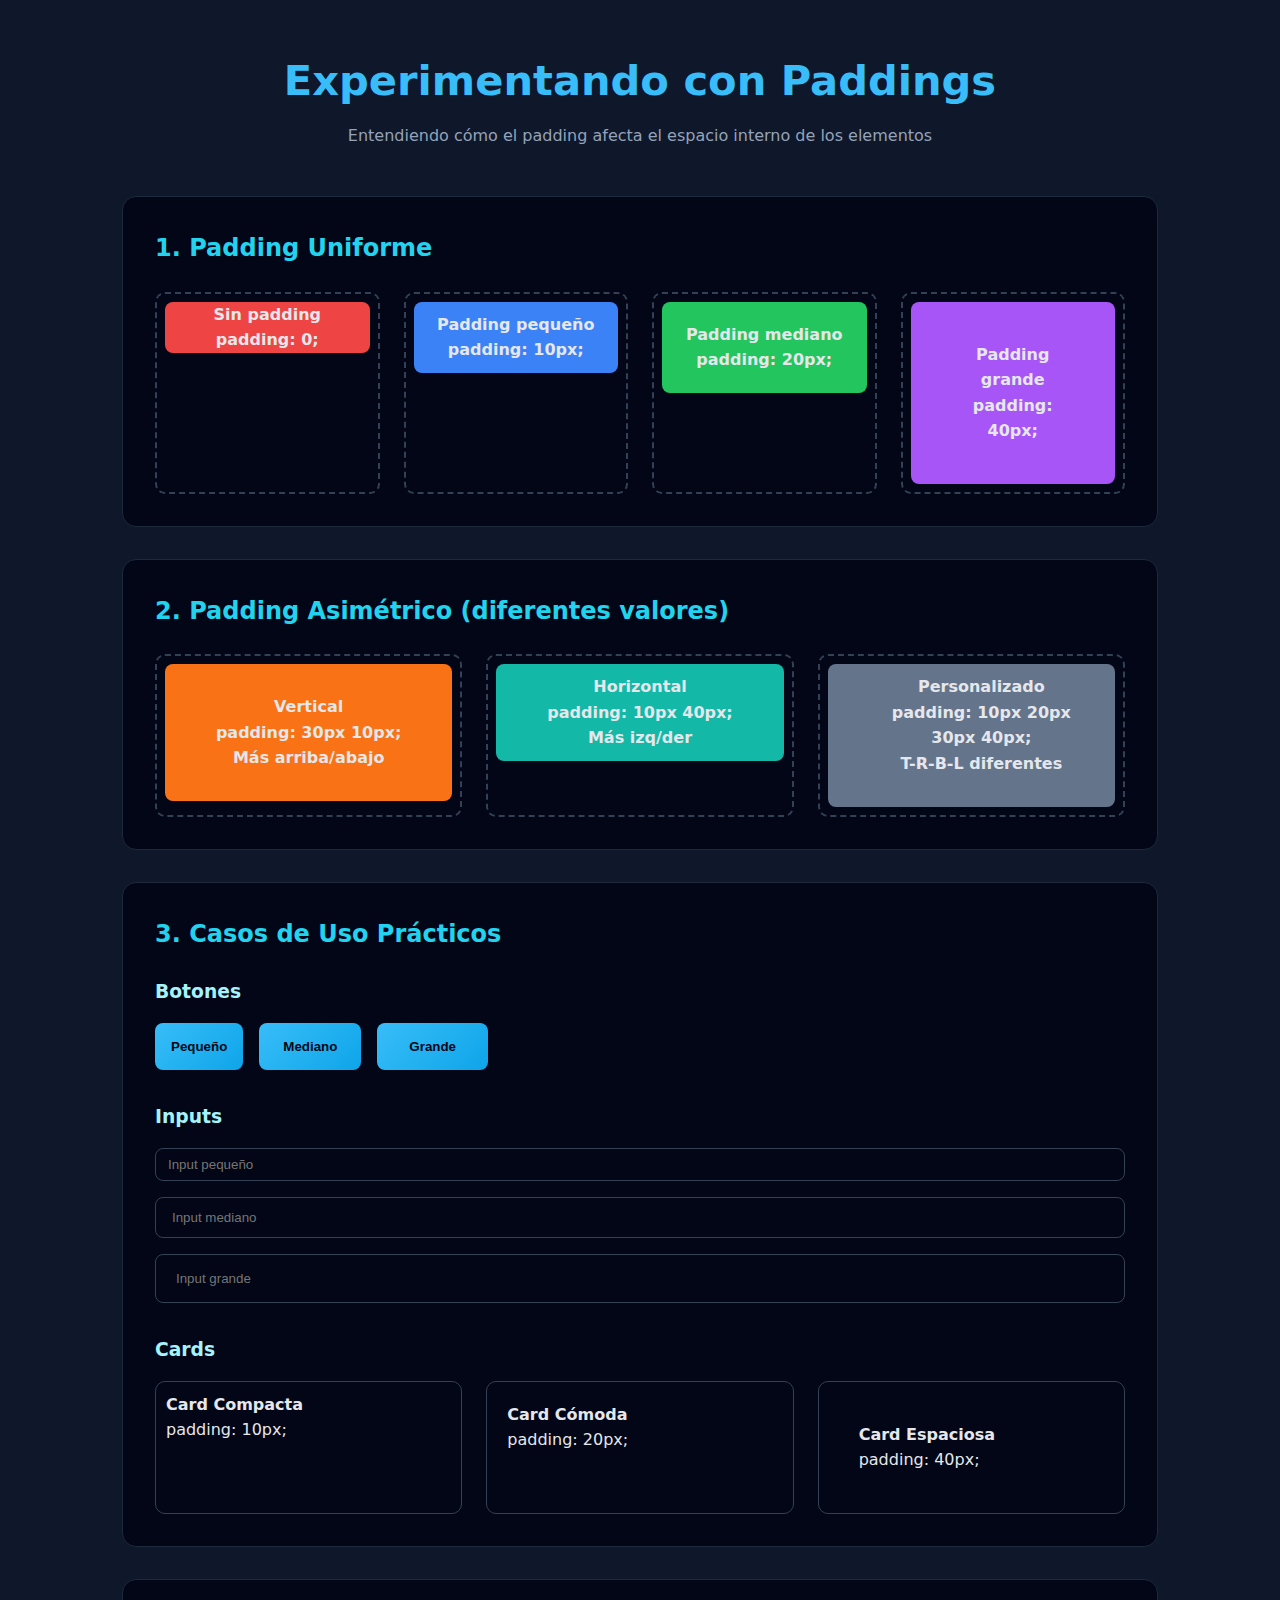
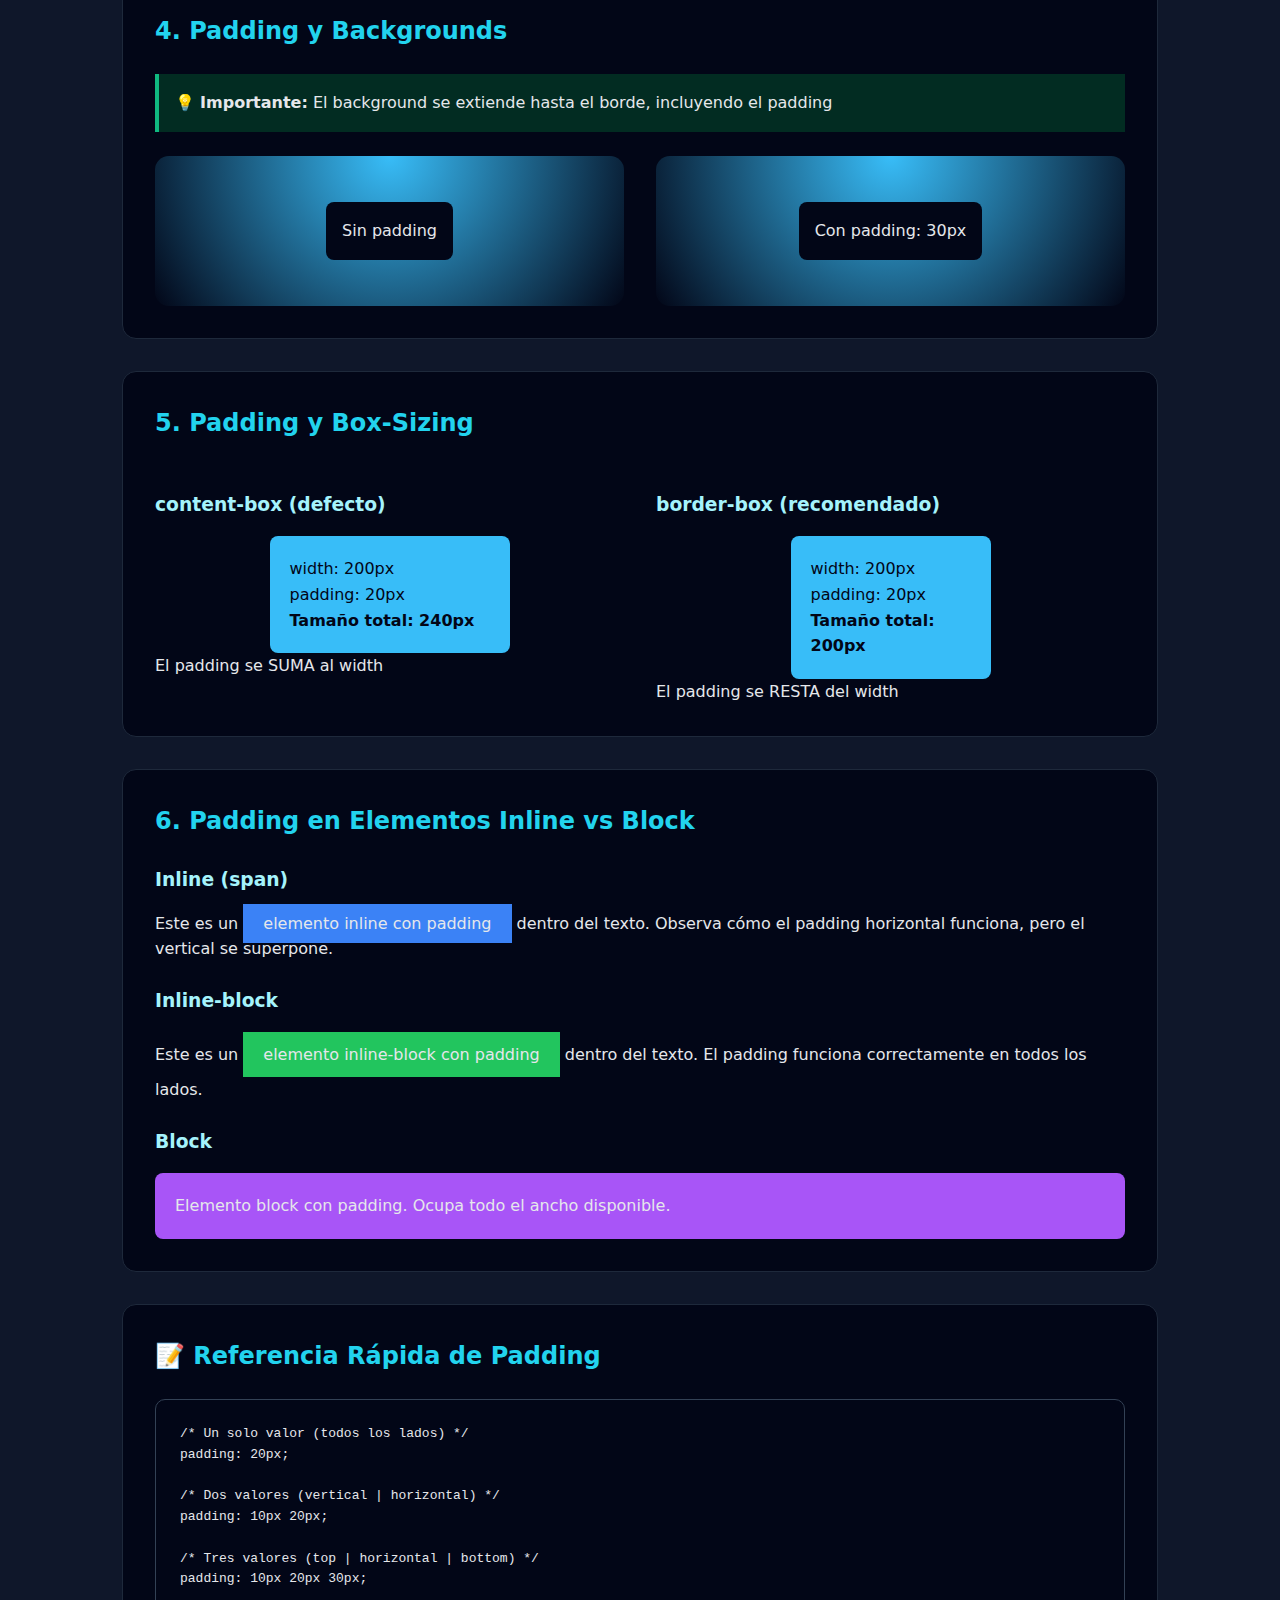
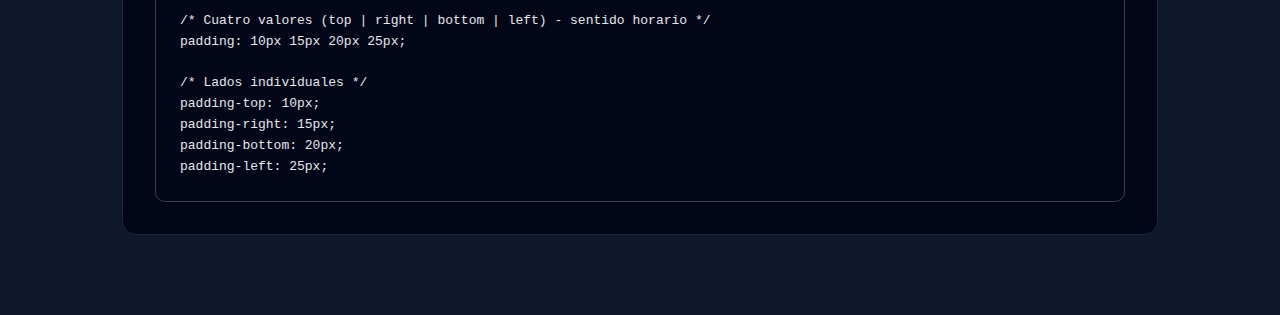
<file: pddings/index.html>
<!DOCTYPE html>
<html lang="es">
<head>
    <meta charset="UTF-8">
    <meta name="viewport" content="width=device-width, initial-scale=1.0">
    <title>Ejercicio Paddings | Box Model</title>
    <link rel="stylesheet" href="styles.css">
</head>
<body>
    <div class="container">
        <h1>Experimentando con Paddings</h1>
        <p class="subtitle">Entendiendo cómo el padding afecta el espacio interno de los elementos</p>

        <!-- Sección 1: Padding Uniforme -->
        <section class="demo-section">
            <h2>1. Padding Uniforme</h2>
            <div class="examples-grid">
                <div class="box">
                    <div class="content padding-none">
                        <p><strong>Sin padding</strong></p>
                        <p>padding: 0;</p>
                    </div>
                </div>
                
                <div class="box">
                    <div class="content padding-small">
                        <p><strong>Padding pequeño</strong></p>
                        <p>padding: 10px;</p>
                    </div>
                </div>
                
                <div class="box">
                    <div class="content padding-medium">
                        <p><strong>Padding mediano</strong></p>
                        <p>padding: 20px;</p>
                    </div>
                </div>
                
                <div class="box">
                    <div class="content padding-large">
                        <p><strong>Padding grande</strong></p>
                        <p>padding: 40px;</p>
                    </div>
                </div>
            </div>
        </section>

        <!-- Sección 2: Padding Asimétrico -->
        <section class="demo-section">
            <h2>2. Padding Asimétrico (diferentes valores)</h2>
            <div class="examples-grid">
                <div class="box">
                    <div class="content padding-vertical">
                        <p><strong>Vertical</strong></p>
                        <p>padding: 30px 10px;</p>
                        <p>Más arriba/abajo</p>
                    </div>
                </div>
                
                <div class="box">
                    <div class="content padding-horizontal">
                        <p><strong>Horizontal</strong></p>
                        <p>padding: 10px 40px;</p>
                        <p>Más izq/der</p>
                    </div>
                </div>
                
                <div class="box">
                    <div class="content padding-custom">
                        <p><strong>Personalizado</strong></p>
                        <p>padding: 10px 20px 30px 40px;</p>
                        <p>T-R-B-L diferentes</p>
                    </div>
                </div>
            </div>
        </section>

        <!-- Sección 3: Casos de Uso Prácticos -->
        <section class="demo-section">
            <h2>3. Casos de Uso Prácticos</h2>
            
            <h3>Botones</h3>
            <div class="buttons-demo">
                <button class="btn btn-small">Pequeño</button>
                <button class="btn btn-medium">Mediano</button>
                <button class="btn btn-large">Grande</button>
            </div>

            <h3>Inputs</h3>
            <div class="inputs-demo">
                <input type="text" class="input input-small" placeholder="Input pequeño">
                <input type="text" class="input input-medium" placeholder="Input mediano">
                <input type="text" class="input input-large" placeholder="Input grande">
            </div>

            <h3>Cards</h3>
            <div class="cards-demo">
                <div class="card card-compact">
                    <h4>Card Compacta</h4>
                    <p>padding: 10px;</p>
                </div>
                <div class="card card-comfortable">
                    <h4>Card Cómoda</h4>
                    <p>padding: 20px;</p>
                </div>
                <div class="card card-spacious">
                    <h4>Card Espaciosa</h4>
                    <p>padding: 40px;</p>
                </div>
            </div>
        </section>

        <!-- Sección 4: Padding con Background -->
        <section class="demo-section">
            <h2>4. Padding y Backgrounds</h2>
            <p class="info">💡 <strong>Importante:</strong> El background se extiende hasta el borde, incluyendo el padding</p>
            
            <div class="bg-demo">
                <div class="bg-box bg-no-padding">
                    <div class="inner-content">Sin padding</div>
                </div>
                <div class="bg-box bg-with-padding">
                    <div class="inner-content">Con padding: 30px</div>
                </div>
            </div>
        </section>

        <!-- Sección 5: Box-Sizing Comparison -->
        <section class="demo-section">
            <h2>5. Padding y Box-Sizing</h2>
            
            <div class="comparison-grid">
                <div class="comparison-box">
                    <h3>content-box (defecto)</h3>
                    <div class="sized-box content-box-demo">
                        <p>width: 200px</p>
                        <p>padding: 20px</p>
                        <p class="highlight">Tamaño total: 240px</p>
                    </div>
                    <p class="explanation">El padding se SUMA al width</p>
                </div>

                <div class="comparison-box">
                    <h3>border-box (recomendado)</h3>
                    <div class="sized-box border-box-demo">
                        <p>width: 200px</p>
                        <p>padding: 20px</p>
                        <p class="highlight">Tamaño total: 200px</p>
                    </div>
                    <p class="explanation">El padding se RESTA del width</p>
                </div>
            </div>
        </section>

        <!-- Sección 6: Padding con Inline vs Block -->
        <section class="demo-section">
            <h2>6. Padding en Elementos Inline vs Block</h2>
            
            <h3>Inline (span)</h3>
            <p>
                Este es un <span class="inline-padded">elemento inline con padding</span> dentro del texto.
                Observa cómo el padding horizontal funciona, pero el vertical se superpone.
            </p>

            <h3>Inline-block</h3>
            <p>
                Este es un <span class="inline-block-padded">elemento inline-block con padding</span> dentro del texto.
                El padding funciona correctamente en todos los lados.
            </p>

            <h3>Block</h3>
            <div class="block-padded">
                Elemento block con padding. Ocupa todo el ancho disponible.
            </div>
        </section>

        <!-- Código de Referencia -->
        <section class="demo-section code-section">
            <h2>📝 Referencia Rápida de Padding</h2>
            <pre><code>/* Un solo valor (todos los lados) */
padding: 20px;

/* Dos valores (vertical | horizontal) */
padding: 10px 20px;

/* Tres valores (top | horizontal | bottom) */
padding: 10px 20px 30px;

/* Cuatro valores (top | right | bottom | left) - sentido horario */
padding: 10px 15px 20px 25px;

/* Lados individuales */
padding-top: 10px;
padding-right: 15px;
padding-bottom: 20px;
padding-left: 25px;</code></pre>
        </section>
    </div>
</body>
</html>
</file>
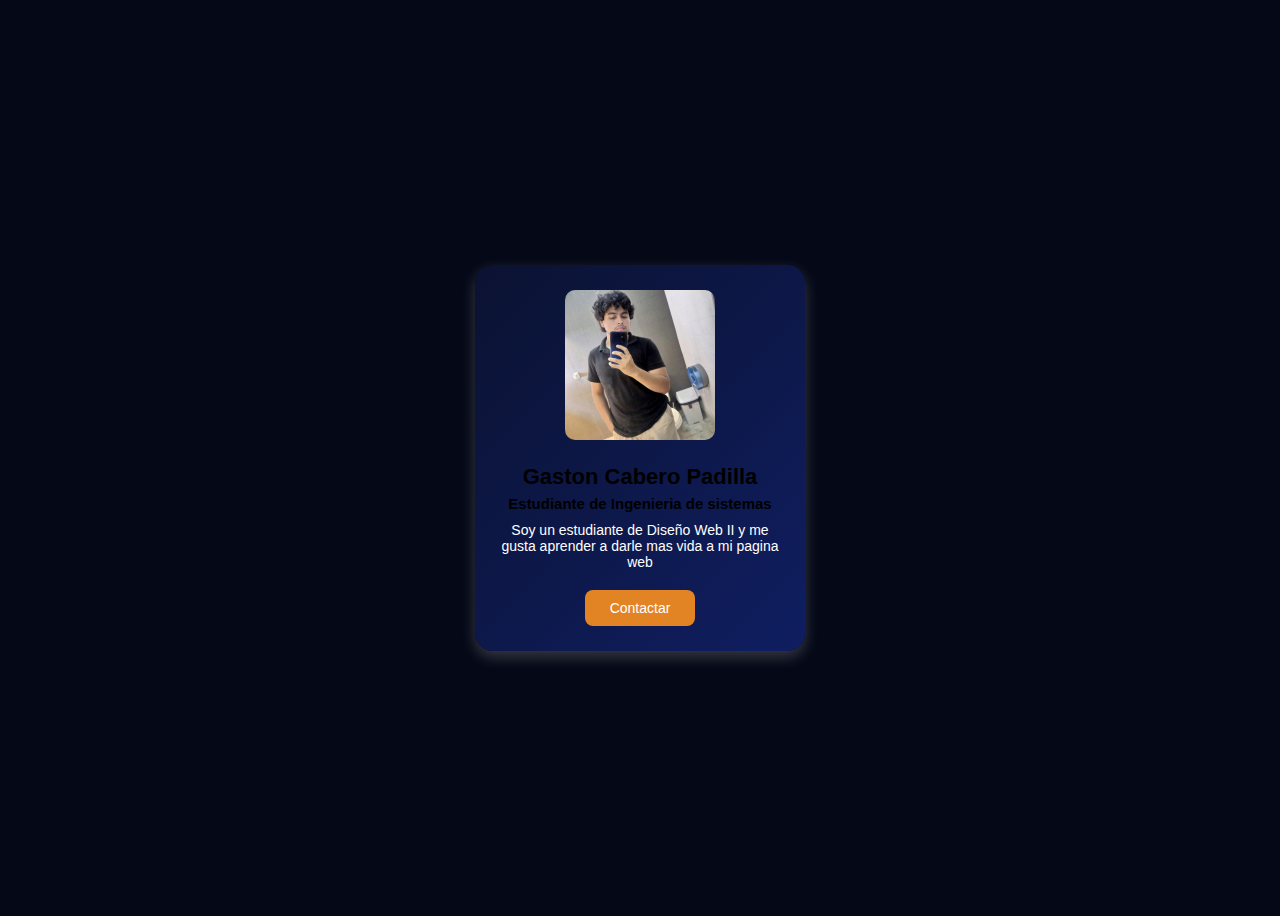
<file: tarea 1/index.html>
<!DOCTYPE html>
<html lang="es">
<head>
    <meta charset="UTF-8">
    <meta name="viewport" content="width=device-width, initial-scale=1.0">
    <title>Tarjeta de Perfil</title>
    <link rel="stylesheet" href="style.css">
</head>
<body>

    <div class="tarjeta-perfil">
        <img src="foto.jpeg" alt="Foto de perfil" class="perfil-imagen">

        <h2 class="perfil-nombre">Gaston Cabero Padilla</h2>

        <h3 class="perfil-titulo">Estudiante de Ingenieria de sistemas</h3>

        <p class="perfil-descripcion">
            Soy un estudiante de Diseño Web II y me gusta aprender a darle mas vida a mi pagina web 
        </p>

        <button class="btn-contactar">Contactar</button>
    </div>

</body>
</html>
</file>
<file: style.css>
* {
    margin: 0;
    padding: 0;
    box-sizing: border-box;
}

body {
    font-family: Arial, Helvetica, sans-serif;
    background-color: #050816;
    color: #f5f5f5;
}

.lista {
    padding: 6px;
}

.topbar {
    display: flex;
    justify-content: space-between;
    align-items: center;
    padding: 12px 30px;
    border-bottom: 1px solid #1f2937;
    background-color: #050816;
}

.logo {
    font-weight: bold;
    color: #00ffe7;
    letter-spacing: 2px;
}

.logo span {
    color: #ff2aac;
}

.menu a {
    color: #e5e7eb;
    text-decoration: none;
    margin-left: 20px;
    font-size: 0.9rem;
}

.menu a:hover {
    color: #00ffe7;
}

.menu-toggle {
    display: none;
    background: none;
    border: none;
    cursor: pointer;
}

.menu-toggle span {
    display: block;
    width: 24px;
    height: 2px;
    background-color: #e5e7eb;
    margin: 4px 0;
    transition: 0.2s ease;
}

.wrapper {
    max-width: 1100px;
    margin: 20px auto;
    padding: 0 20px;
    display: flex;
    gap: 20px;
}

.sidebar {
    width: 270px;
    display: flex;
    flex-direction: column;
    gap: 15px;
}

.card {
    background-color: #0b1120;
    border: 1px solid #1f2937;
    padding: 12px 14px;
    border-radius: 8px;
}

.card h3 {
    font-size: 0.95rem;
    margin-bottom: 6px;
    color: #00ffe7;
    text-transform: uppercase;
}

.card p,
.card ul {
    font-size: 0.85rem;
    color: #d1d5db;
}

.card ul {
    list-style: none;
}

.card ul li+li {
    margin-top: 4px;
}

.card .links a {
    color: #ff2aac;
    text-decoration: none;
}

.card .links a:hover {
    text-decoration: underline;
}

.contenido {
    flex: 1;
    display: flex;
    flex-direction: column;
    gap: 18px;
}

.presentacion h1 {
    font-size: 1.8rem;
    margin-bottom: 8px;
}

.imagen img {
    width: 100%;
    max-height: 260px;
    object-fit: cover;
    border-radius: 8px;
    margin-top: 10px;
    border: 1px solid #1f2937;
}

.imagen .pie {
    font-size: 0.8rem;
    color: #9ca3af;
    margin-top: 6px;
}

.texto h2 {
    font-size: 1.1rem;
    margin-bottom: 6px;
}

.texto p {
    font-size: 0.95rem;
    color: #d1d5db;
}

.footer {
    margin-top: 20px;
    padding: 10px 0;
    text-align: center;
    border-top: 1px solid #1f2937;
    font-size: 0.8rem;
    color: #9ca3af;
}

@media (max-width: 768px) {
    .wrapper {
        flex-direction: column;
    }

    .sidebar {
        width: 100%;
    }

    .menu-toggle {
        display: block;
    }

    .menu {
        position: absolute;
        top: 60px;
        right: 20px;
        background: #050816;
        border: 1px solid #1f2937;
        border-radius: 8px;
        padding: 12px;
        display: none;
        flex-direction: column;
        gap: 10px;
    }

    .menu a {
        margin: 0;
        padding: 8px 0;
    }

    .menu.menu-open {
        display: flex;
    }
}
</file>
<file: Mod5Ejem4-2/style.css>
/* =========================================
   VARIABLES & SISTEMA TIPOGRÁFICO
   ========================================= */
:root {
    /* Paleta espacial / científica */
    --bg-color: #0b1020;
    --text-color: #e5e7eb;
    --accent-color: #38bdf8;
    --muted-color: #9ca3af;

    /* SISTEMA TIPOGRÁFICO FLUIDO */
    --fs-body: clamp(1rem, 0.9rem + 0.4vw, 1.2rem);
    --fs-h1: clamp(2.2rem, 1.8rem + 4vw, 3.6rem);
    --fs-h2: clamp(1.6rem, 1.3rem + 2.5vw, 2.6rem);
    --fs-h3: clamp(1.3rem, 1.1rem + 1.8vw, 2rem);

    --lh-tight: 1.15;
    --lh-body: 1.65;
}

/* =========================================
   RESET
   ========================================= */
* {
    box-sizing: border-box;
    margin: 0;
    padding: 0;
}

/* =========================================
   BODY
   ========================================= */
body {
    background: radial-gradient(circle at top, #111827, #020617);
    color: var(--text-color);
    font-family: system-ui, -apple-system, sans-serif;

    font-size: var(--fs-body);
    line-height: var(--lh-body);

    padding: 3rem 1.5rem;
}

/* =========================================
   LAYOUT
   ========================================= */
.container {
    max-width: 760px;
    margin: 0 auto;
}

/* =========================================
   HEADERS
   ========================================= */
h1,
h2,
h3,
h4 {
    font-weight: 800;
    line-height: var(--lh-tight);
    margin-bottom: 0.8em;
}

h1 {
    font-size: var(--fs-h1);
    color: var(--accent-color);
}

h2 {
    font-size: var(--fs-h2);
    margin-top: 2.2em;
}

h3 {
    font-size: var(--fs-h3);
}

h4 {
    font-size: 1.05em;
    letter-spacing: 0.5px;
    text-transform: uppercase;
    color: var(--muted-color);
}

/* =========================================
   TEXTO
   ========================================= */
p {
    max-width: 65ch;
    margin-bottom: 1.6em;
}

.subtitle {
    font-size: 1.1em;
    color: var(--muted-color);
    font-weight: 400;
}

/* =========================================
   BLOCKQUOTE
   ========================================= */
blockquote {
    margin: 2.5rem 0;
    padding: 1.5rem;
    background: rgba(56, 189, 248, 0.08);
    border-left: 4px solid var(--accent-color);
    font-style: italic;
    font-size: 1.05em;
    border-radius: 4px;
}

/* =========================================
   CODE
   ========================================= */
code {
    background: rgba(255, 255, 255, 0.1);
    padding: 0.2em 0.45em;
    border-radius: 4px;
    font-size: 0.9em;
    color: #7dd3fc;
}

/* =========================================
   HR
   ========================================= */
hr {
    border: 0;
    height: 1px;
    background: linear-gradient(to right, transparent, #38bdf8, transparent);
    margin: 3rem 0;
}
</file>
<file: tarea 1/style.css>
body {
    font-family: Arial, sans-serif;
    background: #050816;
    display: flex;
    justify-content: center;
    align-items: center;
    height: 100vh;
}

.tarjeta-perfil {
    background: linear-gradient(135deg, #0b1231, #0f1e61);
    width: 280px;
    padding: 25px;
    border-radius: 18px;
    text-align: center;
    box-shadow: 0 6px 15px rgba(255, 255, 255, 0.2);
}

.perfil-imagen {
    width: 150px;
    height: 150px;
    object-fit: cover;
    border-radius: 10px;
    margin-bottom: 15px;
}

.perfil-nombre {
    margin: 5px 0;
    font-size: 22px;
    font-weight: bold;
}

.perfil-titulo {
    margin: 5px 0;
    font-size: 15px;
    color: #000000;
}

.perfil-descripcion {
    font-size: 14px;
    margin: 10px 0 20px;
    color: #FFF;
}

.btn-contactar {
    padding: 10px 25px;
    background: #e38424;
    color: white;
    border: none;
    border-radius: 8px;
    cursor: pointer;
    font-size: 14px;
}

.btn-contactar:hover {
    background: #005fcc;
}
</file>
<file: Mod3ejem1/style.css>
/* RESET */
* {
    margin: 0;
    padding: 0;
    box-sizing: border-box;
}

/* BASE */
body {
    font-family: system-ui, sans-serif;
    background: #f1f5f9;
    color: #0f172a;
    min-height: 100vh;
    display: flex;
    justify-content: center;
    align-items: center;
}

/* CONTENEDOR */
.container {
    background: #ffffff;
    border: 1px solid #e2e8f0;
    padding: 3rem;
    max-width: 520px;
    width: 100%;
}

h1 {
    font-size: 1.8rem;
    margin-bottom: 0.5rem;
}

.subtitle {
    color: #475569;
    margin-bottom: 2rem;
    font-size: 0.95rem;
}

code {
    background: #e2e8f0;
    padding: 0.1rem 0.4rem;
    font-family: monospace;
}

/* BOTÓN PRINCIPAL */
.btn-open {
    background: #0f172a;
    color: white;
    border: none;
    padding: 0.8rem 1.8rem;
    cursor: pointer;
    font-size: 0.9rem;
    margin-bottom: 2rem;
}

/* INFO */
.info h3 {
    margin-bottom: 0.8rem;
    font-size: 1rem;
}

.info ul {
    list-style: square;
    padding-left: 1.2rem;
    color: #475569;
    font-size: 0.9rem;
}

/* OVERLAY */
.modal-overlay {
    position: fixed;
    inset: 0;
    background: rgba(15, 23, 42, 0.7);
    display: flex;
    justify-content: center;
    align-items: center;
    opacity: 0;
    visibility: hidden;
    transition: opacity 0.2s ease;
}

.modal-overlay.active {
    opacity: 1;
    visibility: visible;
}

/* MODAL */
.modal {
    background: #ffffff;
    border: 2px solid #0f172a;
    padding: 2rem;
    width: 100%;
    max-width: 420px;
    position: relative;
    transform: translateY(20px);
    transition: transform 0.2s ease;
}

.modal-overlay.active .modal {
    transform: translateY(0);
}

/* CIERRE */
.btn-close {
    position: absolute;
    top: 0.5rem;
    right: 0.5rem;
    border: none;
    background: none;
    font-size: 1.5rem;
    cursor: pointer;
}

/* MODAL CONTENIDO */
.modal h2 {
    margin-bottom: 1rem;
</file>
<file: Mod3Ejem2/style.css>
/* =====================================
   RESET + VARIABLES
   ===================================== */

* {
    margin: 0;
    padding: 0;
    box-sizing: border-box;
}

:root {
    --primary: #0f766e;        /* verde petróleo */
    --primary-dark: #115e59;
    --accent: #f59e0b;         /* ámbar */
    --text: #1f2933;
    --text-light: #6b7280;
    --bg: #fafafa;
    --bg-alt: #f1f5f4;
    --border: #e5e7eb;

    --radius: 12px;
    --transition: 0.3s ease;
    --nav-height: 72px;
}

html {
    scroll-behavior: smooth;
}

body {
    font-family: "Segoe UI", system-ui, sans-serif;
    background: var(--bg);
    color: var(--text);
    line-height: 1.6;
}

.container {
    max-width: 1200px;
    margin: auto;
    padding: 0 2rem;
}

/* =====================================
   NAVBAR STICKY
   ===================================== */

.navbar {
    position: sticky;
    top: 0;
    height: var(--nav-height);
    background: white;
    border-bottom: 1px solid var(--border);
    z-index: 1000;
    transition: var(--transition);
}

.navbar.scrolled {
    box-shadow: 0 6px 20px rgba(0,0,0,.08);
}

.navbar .container {
    height: 100%;
    display: flex;
    align-items: center;
    justify-content: space-between;
}

/* LOGO */

.logo {
    display: flex;
    align-items: center;
    gap: .5rem;
    font-weight: 700;
    font-size: 1.4rem;
    text-decoration: none;
    color: var(--primary);
}

.logo-icon {
    font-size: 1.6rem;
}

/* MENU */

.nav-menu {
    list-style: none;
    display: flex;
    gap: .3rem;
    align-items: center;
}

.nav-link {
    padding: .5rem 1rem;
    text-decoration: none;
    color: var(--text);
    border-radius: var(--radius);
    font-size: .95rem;
    transition: var(--transition);
}

.nav-link:hover,
.nav-link.active {
    background: var(--bg-alt);
    color: var(--primary);
}

.btn-cta {
    background: var(--primary);
    color: white !important;
    padding: .6rem 1.4rem;
}

.btn-cta:hover {
    background: var(--primary-dark);
}

/* HAMBURGUESA */

.nav-toggle {
    display: none;
    background: none;
    border: none;
    cursor: pointer;
}

.hamburger,
.hamburger::before,
.hamburger::after {
    width: 26px;
    height: 3px;
    background: var(--text);
    border-radius: 3px;
    transition: var(--transition);
    content: "";
}

.hamburger {
    position: relative;
}

.hamburger::before {
    position: absolute;
    top: -8px;
}

.hamburger::after {
    position: absolute;
    top: 8px;
}

.nav-toggle.active .hamburger {
    background: transparent;
}

.nav-toggle.active .hamburger::before {
    top: 0;
    transform: rotate(45deg);
}

.nav-toggle.active .hamburger::after {
    top: 0;
    transform: rotate(-45deg);
}

/* =====================================
   HERO
   ===================================== */

.hero {
    min-height: 100vh;
    display: flex;
    align-items: center;
    text-align: center;
    background: var(--bg-alt);
}

.hero h1 {
    font-size: 3rem;
    color: var(--primary);
    margin-bottom: 1rem;
}

.subtitle {
    max-width: 600px;
    margin: auto;
    color: var(--text-light);
    font-size: 1.1rem;
}

.scroll-indicator {
    margin-top: 3rem;
    color: var(--text-light);
}

/* =====================================
   SECTIONS
   ===================================== */

.section {
    padding: 6rem 0;
}

.section-alt {
    background: var(--bg-alt);
}

.section h2 {
    text-align: center;
    font-size: 2.4rem;
    margin-bottom: 3rem;
    color: var(--primary-dark);
}

/* FEATURES */

.features-grid {
    display: grid;
    grid-template-columns: repeat(auto-fit, minmax(250px,1fr));
    gap: 2rem;
}

.feature-card {
    background: white;
    border: 1px solid var(--border);
    padding: 2rem;
    border-radius: var(--radius);
    transition: var(--transition);
}

.feature-card:hover {
    transform: translateY(-6px);
    box-shadow: 0 12px 30px rgba(0,0,0,.08);
}

.icon {
    font-size: 2.5rem;
    margin-bottom: 1rem;
    color: var(--accent);
}

.feature-card h3 {
    margin-bottom: .5rem;
    color: var(--primary);
}

/* =====================================
   PRICING
   ===================================== */

.pricing-grid {
    display: grid;
    grid-template-columns: repeat(auto-fit, minmax(280px,1fr));
    gap: 2rem;
    max-width: 1000px;
    margin: auto;
}

.pricing-card {
    background: white;
    border: 1px solid var(--border);
    border-radius: var(--radius);
    padding: 2.5rem 2rem;
    text-align: center;
    position: relative;
    transition: var(--transition);
}

.pricing-card:hover {
    transform: translateY(-8px);
    box-shadow: 0 16px 35px rgba(0,0,0,.1);
}

.pricing-card.featured {
    border: 2px solid var(--primary);
}

.badge {
    position: absolute;
    top: -14px;
    left: 50%;
    transform: translateX(-50%);
    background: var(--accent);
    color: white;
    padding: .4rem 1.2rem;
    border-radius: 20px;
    font-size: .85rem;
}

.price {
    font-size: 2.8rem;
    color: var(--primary);
    margin: 1rem 0;
}

.price span {
    font-size: 1rem;
    color: var(--text-light);
}

.pricing-card ul {
    list-style: none;
    text-align: left;
    margin: 1.5rem 0;
}

.pricing-card li {
    padding: .4rem 0;
}

.pricing-card button {
    width: 100%;
    padding: .9rem;
    background: var(--primary);
    color: white;
    border: none;
    border-radius: var(--radius);
    font-weight: 600;
    cursor: pointer;
}

.pricing-card button:hover {
    background: var(--primary-dark);
}

/* =====================================
   TESTIMONIOS
   ===================================== */

.testimonials-grid {
    display: grid;
    grid-template-columns: repeat(auto-fit, minmax(380px,1fr));
    gap: 2rem;
}

.testimonial {
    background: white;
    border-left: 5px solid var(--primary);
    padding: 2rem;
    border-radius: var(--radius);
}

.quote {
    font-style: italic;
    color: var(--text-light);
    margin-bottom: 1rem;
}

.author {
    font-weight: 600;
    color: var(--primary);
}

/* =====================================
   CONTACTO
   ===================================== */

.contact-form {
    max-width: 600px;
    margin: 2rem auto;
}

.contact-form input,
.contact-form textarea {
    width: 100%;
    padding: .9rem;
    margin-bottom: 1rem;
    border-radius: var(--radius);
    border: 1px solid var(--border);
}

.contact-form input:focus,
.contact-form textarea:focus {
    outline: none;
    border-color: var(--primary);
}

.btn-submit {
    width: 100%;
    padding: 1rem;
    background: var(--primary);
    color: white;
    border: none;
    border-radius: var(--radius);
    font-size: 1.05rem;
    cursor: pointer;
}

.btn-submit:hover {
    background: var(--primary-dark);
}

/* =====================================
   FOOTER
   ===================================== */

.footer {
    background: #111827;
    color: #e5e7eb;
    text-align: center;
    padding: 2rem 0;
}

/* =====================================
   BOTÓN TOP
   ===================================== */

.btn-top {
    position: fixed;
    bottom: 30px;
    right: 30px;
    width: 48px;
    height: 48px;
    border-radius: 50%;
    background: var(--primary);
    color: white;
    border: none;
    font-size: 1.4rem;
    cursor: pointer;
    opacity: 0;
    visibility: hidden;
    transition: var(--transition);
}

.btn-top.visible {
    opacity: 1;
    visibility: visible;
}

.btn-top:hover {
    background: var(--primary-dark);
}

/* =====================================
   RESPONSIVE
   ===================================== */

@media (max-width: 768px) {

    .nav-toggle {
        display: block;
    }

    .nav-menu {
        position: fixed;
        top: var(--nav-height);
        left: -100%;
        width: 100%;
        flex-direction: column;
        background: white;
        padding: 2rem 0;
        transition: left .3s ease;
        border-bottom: 1px solid var(--border);
    }

    .nav-menu.active {
        left: 0;
    }

    .nav-link {
        width: 100%;
        text-align: center;
        padding: 1rem;
    }

    .hero h1 {
        font-size: 2.2rem;
    }

    .testimonials-grid {
        grid-template-columns: 1fr;
    }
}
</file>
<file: Mod3Ejem4/style.css>
/* ==============================
   RESET Y BASE
   ============================== */

* {
    margin: 0;
    padding: 0;
    box-sizing: border-box;
}

body {
    font-family: 'Segoe UI', system-ui, sans-serif;
    background: #f4f1ee;
    color: #2e2e2e;
    overflow-x: hidden;
}

/* ==============================
   HERO
   ============================== */

.hero {
    position: relative;
    height: 100vh;
    background-image: url('https://images.unsplash.com/photo-1517694712202-14dd9538aa97?w=1920');
    background-size: cover;
    background-position: center;
    display: flex;
    align-items: center;
    justify-content: center;
}

/* OVERLAY TOTALMENTE NUEVO */
.hero-overlay {
    position: absolute;
    inset: 0;
    background: linear-gradient(
        to bottom,
        rgba(48, 38, 32, 0.85),
        rgba(30, 24, 20, 0.95)
    );
    z-index: 1;
}

/* ==============================
   REDES SOCIALES
   ============================== */

.social-links {
    position: absolute;
    left: 2rem;
    bottom: 3rem;
    display: flex;
    flex-direction: column;
    gap: 1rem;
    z-index: 3;
}

.social-links a {
    width: 42px;
    height: 42px;
    border-radius: 8px;
    background: #e7d7c9;
    color: #3a2e26;
    display: flex;
    align-items: center;
    justify-content: center;
    transition: all .3s ease;
}

.social-links a:hover {
    background: #c56b45;
    color: white;
    transform: translateX(6px);
}

/* ==============================
   CONTENIDO HERO
   ============================== */

.hero-content {
    z-index: 3;
    text-align: center;
    max-width: 900px;
    padding: 2rem;
}

.hero-badge {
    display: inline-block;
    padding: .4rem 1.4rem;
    border-radius: 4px;
    background: #c56b45;
    color: #fff;
    font-size: .8rem;
    letter-spacing: 2px;
    margin-bottom: 1.5rem;
}

.hero-content h1 {
    font-size: 3.8rem;
    color: #f5f2ef;
    margin-bottom: 1.2rem;
    line-height: 1.15;
}

.hero-content p {
    font-size: 1.25rem;
    color: #e0d8d1;
    margin-bottom: 2.5rem;
}

/* ==============================
   BOTONES (DISEÑO DISTINTO)
   ============================== */

.hero-buttons {
    display: flex;
    justify-content: center;
    gap: 1.5rem;
    margin-bottom: 3rem;
}

.btn {
    padding: 1rem 2.8rem;
    font-size: .95rem;
    letter-spacing: 1px;
    text-transform: uppercase;
    border: none;
    cursor: pointer;
    transition: all .3s ease;
}

.btn-primary {
    background: #c56b45;
    color: white;
}

.btn-primary:hover {
    background: #a65636;
    transform: translateY(-2px);
}

.btn-secondary {
    background: transparent;
    color: #f5f2ef;
    border-bottom: 2px solid #c56b45;
}

.btn-secondary:hover {
    color: #c56b45;
}

/* ==============================
   STATS (CAMBIO DE ESTILO)
   ============================== */

.hero-stats {
    display: flex;
    justify-content: center;
    gap: 4rem;
}

.stat h3 {
    font-size: 2.2rem;
    color: #c56b45;
}

.stat p {
    font-size: .8rem;
    letter-spacing: 2px;
    text-transform: uppercase;
    color: #e0d8d1;
}

/* ==============================
   SCROLL INDICATOR
   ============================== */

.scroll-indicator {
    position: absolute;
    bottom: 2rem;
    right: 2rem;
    color: #e0d8d1;
    z-index: 3;
    font-size: .8rem;
    letter-spacing: 2px;
}

/* ==============================
   CONTENIDO INFERIOR
   ============================== */

.content-section {
    padding: 6rem 2rem;
    background: #f4f1ee;
}

.content-container {
    max-width: 1200px;
    margin: auto;
}

.content-container h2 {
    text-align: center;
    font-size: 2.6rem;
    margin-bottom: 4rem;
    color: #3a2e26;
}

/* GRID NUEVA */
.features-grid {
    display: grid;
    grid-template-columns: repeat(auto-fit, minmax(260px, 1fr));
    gap: 2.5rem;
}

.feature {
    padding: 2.8rem 2.2rem;
    background: #fff;
    border-left: 6px solid #c56b45;
    transition: transform .3s ease, box-shadow .3s ease;
}

.feature:hover {
    transform: translateY(-8px);
    box-shadow: 0 18px 40px rgba(0,0,0,.12);
}

.feature-icon {
    font-size: 2.8rem;
    margin-bottom: 1.2rem;
}

.feature h3 {
    margin-bottom: .8rem;
    color: #3a2e26;
}

.feature p {
    color: #6b5e55;
    line-height: 1.6;
}

/* ==============================
   RESPONSIVE
   ============================== */

@media (max-width: 768px) {
    .hero-content h1 {
        font-size: 2.4rem;
    }

    .hero-stats {
        flex-direction: column;
        gap: 1.5rem;
    }

    .hero-buttons {
        flex-direction: column;
    }

    .social-links {
        display: none;
    }
}
</file>
<file: Mod4Ejem1/style.css>
/* ==============================
   RESET Y BASE
   ============================== */
* {
    margin: 0;
    padding: 0;
    box-sizing: border-box;
}

html {
    scroll-behavior: smooth;
}

body {
    font-family: "Segoe UI", system-ui, sans-serif;
    background: #f5f3ef;
    color: #2b2b2b;
    line-height: 1.6;
}

/* ==============================
   NAVBAR
   ============================== */
.navbar {
    position: sticky;
    top: 0;
    z-index: 1000;
    background: #2f3e34;
    border-bottom: 1px solid rgba(255,255,255,0.08);
    transition: background 0.3s ease;
}

.navbar-container {
    max-width: 1200px;
    margin: auto;
    padding: 0 2rem;
    min-height: 70px;
    display: flex;
    align-items: center;
    gap: 2rem;
}

/* LOGO */
.navbar-logo a {
    display: flex;
    align-items: center;
    gap: .5rem;
    color: #e6ddcf;
    text-decoration: none;
    font-size: 1.4rem;
    font-weight: 700;
}

.navbar-logo svg {
    color: #c2a878;
}

/* MENÚ */
.navbar-menu {
    list-style: none;
    display: flex;
    gap: 1.5rem;
    margin-right: auto;
}

.navbar-menu a {
    color: #e6ddcf;
    text-decoration: none;
    font-size: .95rem;
    position: relative;
    padding-bottom: 4px;
}

.navbar-menu a::after {
    content: "";
    position: absolute;
    left: 0;
    bottom: 0;
    width: 0;
    height: 2px;
    background: #c2a878;
    transition: width .3s ease;
}

.navbar-menu a:hover::after,
.navbar-menu a.active::after {
    width: 100%;
}

/* ACCIONES */
.navbar-actions {
    display: flex;
    gap: .8rem;
}

.btn {
    padding: .55rem 1.4rem;
    font-weight: 600;
    border: none;
    cursor: pointer;
    border-radius: 4px;
}

.btn-login {
    background: transparent;
    color: #e6ddcf;
    border: 1px solid rgba(230,221,207,.4);
}

.btn-signup {
    background: #c2a878;
    color: #2f3e34;
}

/* HAMBURGUESA */
.navbar-toggle {
    display: none;
    background: none;
    border: none;
    flex-direction: column;
    gap: 5px;
}

.navbar-toggle span {
    width: 26px;
    height: 3px;
    background: #e6ddcf;
}

/* ==============================
   SECCIONES
   ============================== */
.section {
    min-height: 100vh;
    padding: 6rem 2rem;
    display: flex;
    align-items: center;
    justify-content: center;
}

.section-content {
    max-width: 1100px;
    width: 100%;
}

.section h2 {
    text-align: center;
    font-size: 2.4rem;
    margin-bottom: 3rem;
    color: #2f3e34;
}

/* HERO */
.section-hero {
    background: #2f3e34;
    text-align: center;
}

.section-hero h1 {
    color: #e6ddcf;
    font-size: 3.4rem;
    margin-bottom: 1rem;
}

.section-hero p {
    color: #d4c8b8;
    font-size: 1.2rem;
    margin-bottom: 2.5rem;
}

.btn-cta {
    background: #c2a878;
    color: #2f3e34;
    padding: 1rem 2.6rem;
    font-size: 1rem;
}

/* ==============================
   SERVICIOS
   ============================== */
.services-grid {
    display: grid;
    grid-template-columns: repeat(auto-fit, minmax(240px, 1fr));
    gap: 2.5rem;
}

.service-card {
    background: #ffffff;
    padding: 2.5rem 2rem;
    border-left: 6px solid #c2a878;
}

.service-icon {
    font-size: 2.6rem;
    margin-bottom: 1rem;
}

.service-card h3 {
    margin-bottom: .8rem;
    color: #2f3e34;
}

.service-card p {
    color: #6b6b6b;
}

/* ==============================
   PORTFOLIO
   ============================== */
.section-dark {
    background: #3a4a3f;
}

.section-dark h2 {
    color: #e6ddcf;
}

.portfolio-grid {
    display: grid;
    grid-template-columns: repeat(auto-fit, minmax(300px,1fr));
    gap: 2rem;
}

.portfolio-item {
    position: relative;
    overflow: hidden;
}

.portfolio-item img {
    width: 100%;
    display: block;
}

.portfolio-overlay {
    position: absolute;
    inset: 0;
    background: rgba(47,62,52,.9);
    color: #e6ddcf;
    display: flex;
    flex-direction: column;
    justify-content: flex-end;
    padding: 2rem;
    opacity: 0;
    transition: opacity .3s ease;
}

.portfolio-item:hover .portfolio-overlay {
    opacity: 1;
}

/* ==============================
   TESTIMONIOS
   ============================== */
.testimonials-grid {
    display: grid;
    grid-template-columns: repeat(auto-fit, minmax(320px,1fr));
    gap: 2rem;
}

.testimonial {
    background: white;
    padding: 2rem;
    border-top: 5px solid #c2a878;
}

.testimonial-text {
    font-style: italic;
    color: #555;
    margin-bottom: 1.5rem;
}

.testimonial-author strong {
    color: #2f3e34;
}

.testimonial-author span {
    font-size: .85rem;
    color: #8b7a5e;
}

/* ==============================
   CONTACTO
   ============================== */
.section-contact {
    background: #c2a878;
    color: #2f3e34;
    text-align: center;
}

.contact-info {
    display: flex;
    justify-content: center;
    gap: 3rem;
    margin-top: 2rem;
    flex-wrap: wrap;
}

/* ==============================
   FOOTER
   ============================== */
.footer {
    background: #2f3e34;
    color: #e6ddcf;
    text-align: center;
    padding: 2rem;
}

/* ==============================
   RESPONSIVE
   ============================== */
@media (max-width: 768px) {

    .navbar-toggle {
        display: flex;
    }

    .navbar-menu,
    .navbar-actions {
        position: fixed;
        top: 70px;
        left: -100%;
        width: 100%;
        background: #2f3e34;
        flex-direction: column;
        align-items: center;
        padding: 2rem 0;
        transition: left .3s ease;
    }

    .navbar-menu.active,
    .navbar-actions.active {
        left: 0;
    }

    .section-hero h1 {
        font-size: 2.4rem;
    }
}
</file>
<file: Mod4Ejem3/style.css>
/* ==============================
   RESET
   ============================== */
* {
    margin: 0;
    padding: 0;
    box-sizing: border-box;
}

body {
    font-family: "Segoe UI", system-ui, sans-serif;
    background: #eef2f7;
    color: #1f2933;
}

/* ==============================
   HOLY GRAIL GRID
   ============================== */
.layout {
    min-height: 100vh;
    display: grid;
    grid-template-areas:
        "header header header"
        "nav content aside"
        "footer footer footer";
    grid-template-columns: 240px 1fr 280px;
    grid-template-rows: auto 1fr auto;
}

/* ==============================
   HEADER
   ============================== */
.header {
    grid-area: header;
    background: linear-gradient(135deg, #1e3a8a, #2563eb);
    color: white;
    padding: 1.8rem 2.5rem;
    display: flex;
    align-items: center;
}

.header h1 {
    font-size: 1.9rem;
}

.header span {
    font-size: 0.85rem;
    opacity: 0.85;
}

/* ==============================
   NAV
   ============================== */
.nav {
    grid-area: nav;
    background: #ffffff;
    padding: 2rem 1.5rem;
    border-right: 1px solid #dbe2ea;
}

.nav h2 {
    font-size: 1.1rem;
    margin-bottom: 1.2rem;
    color: #1e3a8a;
}

.nav ul {
    list-style: none;
}

.nav li {
    padding: 0.6rem 0.8rem;
    border-radius: 8px;
    margin-bottom: 0.4rem;
    cursor: pointer;
    transition: background 0.2s ease;
}

.nav li:hover {
    background: #eef2ff;
}

/* ==============================
   CONTENT
   ============================== */
.content {
    grid-area: content;
    padding: 3rem;
}

.content h2 {
    font-size: 1.6rem;
    margin-bottom: 2rem;
}

/* Cards */
.cards {
    display: grid;
    grid-template-columns: repeat(auto-fit, minmax(180px, 1fr));
    gap: 1.5rem;
    margin-bottom: 3rem;
}

.card {
    background: white;
    padding: 1.8rem;
    border-radius: 14px;
    box-shadow: 0 10px 25px rgba(0,0,0,0.08);
}

.card h3 {
    font-size: 1rem;
    color: #475569;
    margin-bottom: 0.8rem;
}

.number {
    font-size: 2.2rem;
    font-weight: 700;
    color: #2563eb;
}

/* Info */
.info {
    background: white;
    padding: 2rem;
    border-radius: 14px;
    box-shadow: 0 10px 25px rgba(0,0,0,0.06);
}

.info h3 {
    margin-bottom: 1rem;
}

/* ==============================
   ASIDE
   ============================== */
.aside {
    grid-area: aside;
    background: #ffffff;
    padding: 2rem;
    border-left: 1px solid #dbe2ea;
}

.aside h2 {
    font-size: 1.1rem;
    margin-bottom: 1.2rem;
    color: #1e3a8a;
}

.status p {
    background: #f1f5f9;
    padding: 0.7rem 1rem;
    border-radius: 8px;
    margin-bottom: 0.6rem;
    font-size: 0.9rem;
}

/* ==============================
   FOOTER
   ============================== */
.footer {
    grid-area: footer;
    background: #1f2933;
    color: #cbd5e1;
    text-align: center;
    padding: 1.2rem;
    font-size: 0.85rem;
}

/* ==============================
   RESPONSIVE
   ============================== */
@media (max-width: 900px) {
    .layout {
        grid-template-areas:
            "header"
            "nav"
            "content"
            "aside"
            "footer";
        grid-template-columns: 1fr;
    }

    .content {
        padding: 2rem 1.5rem;
    }
}
</file>
<file: pddings/styles.css>
/* RESET */
* {
    margin: 0;
    padding: 0;
    box-sizing: border-box;
}

/* BASE */
body {
    font-family: 'Inter', system-ui, sans-serif;
    background: #0f172a;
    color: #e5e7eb;
    line-height: 1.6;
    padding: 3rem 0;
}

.container {
    max-width: 1100px;
    margin: auto;
    padding: 0 2rem;
}

h1 {
    text-align: center;
    font-size: 2.6rem;
    margin-bottom: 0.5rem;
    color: #38bdf8;
}

.subtitle {
    text-align: center;
    color: #94a3b8;
    margin-bottom: 3rem;
}

/* SECCIONES */
.demo-section {
    background: #020617;
    border: 1px solid #1e293b;
    border-radius: 14px;
    padding: 2rem;
    margin-bottom: 2rem;
}

.demo-section h2 {
    color: #22d3ee;
    margin-bottom: 1.5rem;
}

.demo-section h3 {
    margin: 1.5rem 0 1rem;
    color: #a5f3fc;
}

.info {
    background: #022c22;
    border-left: 4px solid #10b981;
    padding: 1rem;
    margin-bottom: 1.5rem;
}

/* GRIDS */
.examples-grid,
.cards-demo {
    display: grid;
    grid-template-columns: repeat(auto-fit, minmax(200px, 1fr));
    gap: 1.5rem;
}

.comparison-grid,
.bg-demo {
    display: grid;
    grid-template-columns: repeat(auto-fit, minmax(260px, 1fr));
    gap: 2rem;
}

/* BOX */
.box {
    border: 2px dashed #334155;
    border-radius: 10px;
    padding: 0.5rem;
}

.content {
    border-radius: 8px;
    text-align: center;
    font-weight: 600;
}

/* PADDINGS */
.padding-none { padding: 0; background: #ef4444; }
.padding-small { padding: 10px; background: #3b82f6; }
.padding-medium { padding: 20px; background: #22c55e; }
.padding-large { padding: 40px; background: #a855f7; }

.padding-vertical { padding: 30px 10px; background: #f97316; }
.padding-horizontal { padding: 10px 40px; background: #14b8a6; }
.padding-custom { padding: 10px 20px 30px 40px; background: #64748b; }

/* BOTONES */
.buttons-demo {
    display: flex;
    gap: 1rem;
    flex-wrap: wrap;
    margin-bottom: 2rem;
}

.btn {
    background: linear-gradient(135deg, #38bdf8, #0ea5e9);
    border: none;
    color: #020617;
    font-weight: 700;
    border-radius: 8px;
    cursor: pointer;
}

.btn-small { padding: 8px 16px; }
.btn-medium { padding: 12px 24px; }
.btn-large { padding: 16px 32px; }

/* INPUTS */
.inputs-demo {
    display: flex;
    flex-direction: column;
    gap: 1rem;
    margin-bottom: 2rem;
}

.input {
    background: #020617;
    border: 1px solid #334155;
    color: #e5e7eb;
    border-radius: 8px;
}

.input-small { padding: 8px 12px; }
.input-medium { padding: 12px 16px; }
.input-large { padding: 16px 20px; }

/* CARDS */
.card {
    background: #020617;
    border: 1px solid #334155;
    border-radius: 10px;
}

.card-compact { padding: 10px; }
.card-comfortable { padding: 20px; }
.card-spacious { padding: 40px; }

/* BACKGROUND */
.bg-box {
    background: radial-gradient(circle at top, #38bdf8, #020617);
    min-height: 150px;
    border-radius: 14px;
    display: flex;
    align-items: center;
    justify-content: center;
}

.bg-with-padding { padding: 30px; }

.inner-content {
    background: #020617;
    padding: 1rem;
    border-radius: 8px;
}

/* BOX SIZING */
.sized-box {
    width: 200px;
    background: #38bdf8;
    color: #020617;
    margin: auto;
    padding: 20px;
    border-radius: 8px;
}

.content-box-demo { box-sizing: content-box; }
.border-box-demo { box-sizing: border-box; }

.highlight {
    font-weight: 800;
}

/* INLINE */
.inline-padded {
    padding: 10px 20px;
    background: #3b82f6;
}

.inline-block-padded {
    display: inline-block;
    padding: 10px 20px;
    background: #22c55e;
}

.block-padded {
    padding: 20px;
    background: #a855f7;
    border-radius: 8px;
    margin-top: 1rem;
}

/* CÓDIGO */
.code-section {
    background: #020617;
}

pre {
    background: #020617;
    border: 1px solid #334155;
    padding: 1.5rem;
    border-radius: 10px;
    overflow-x: auto;
}

/* RESPONSIVE */
@media (max-width: 768px) {
    h1 {
        font-size: 2rem;
    }

    .buttons-demo {
        flex-direction: column;
    }

    .btn {
        width: 100%;
    }
}
</file>
